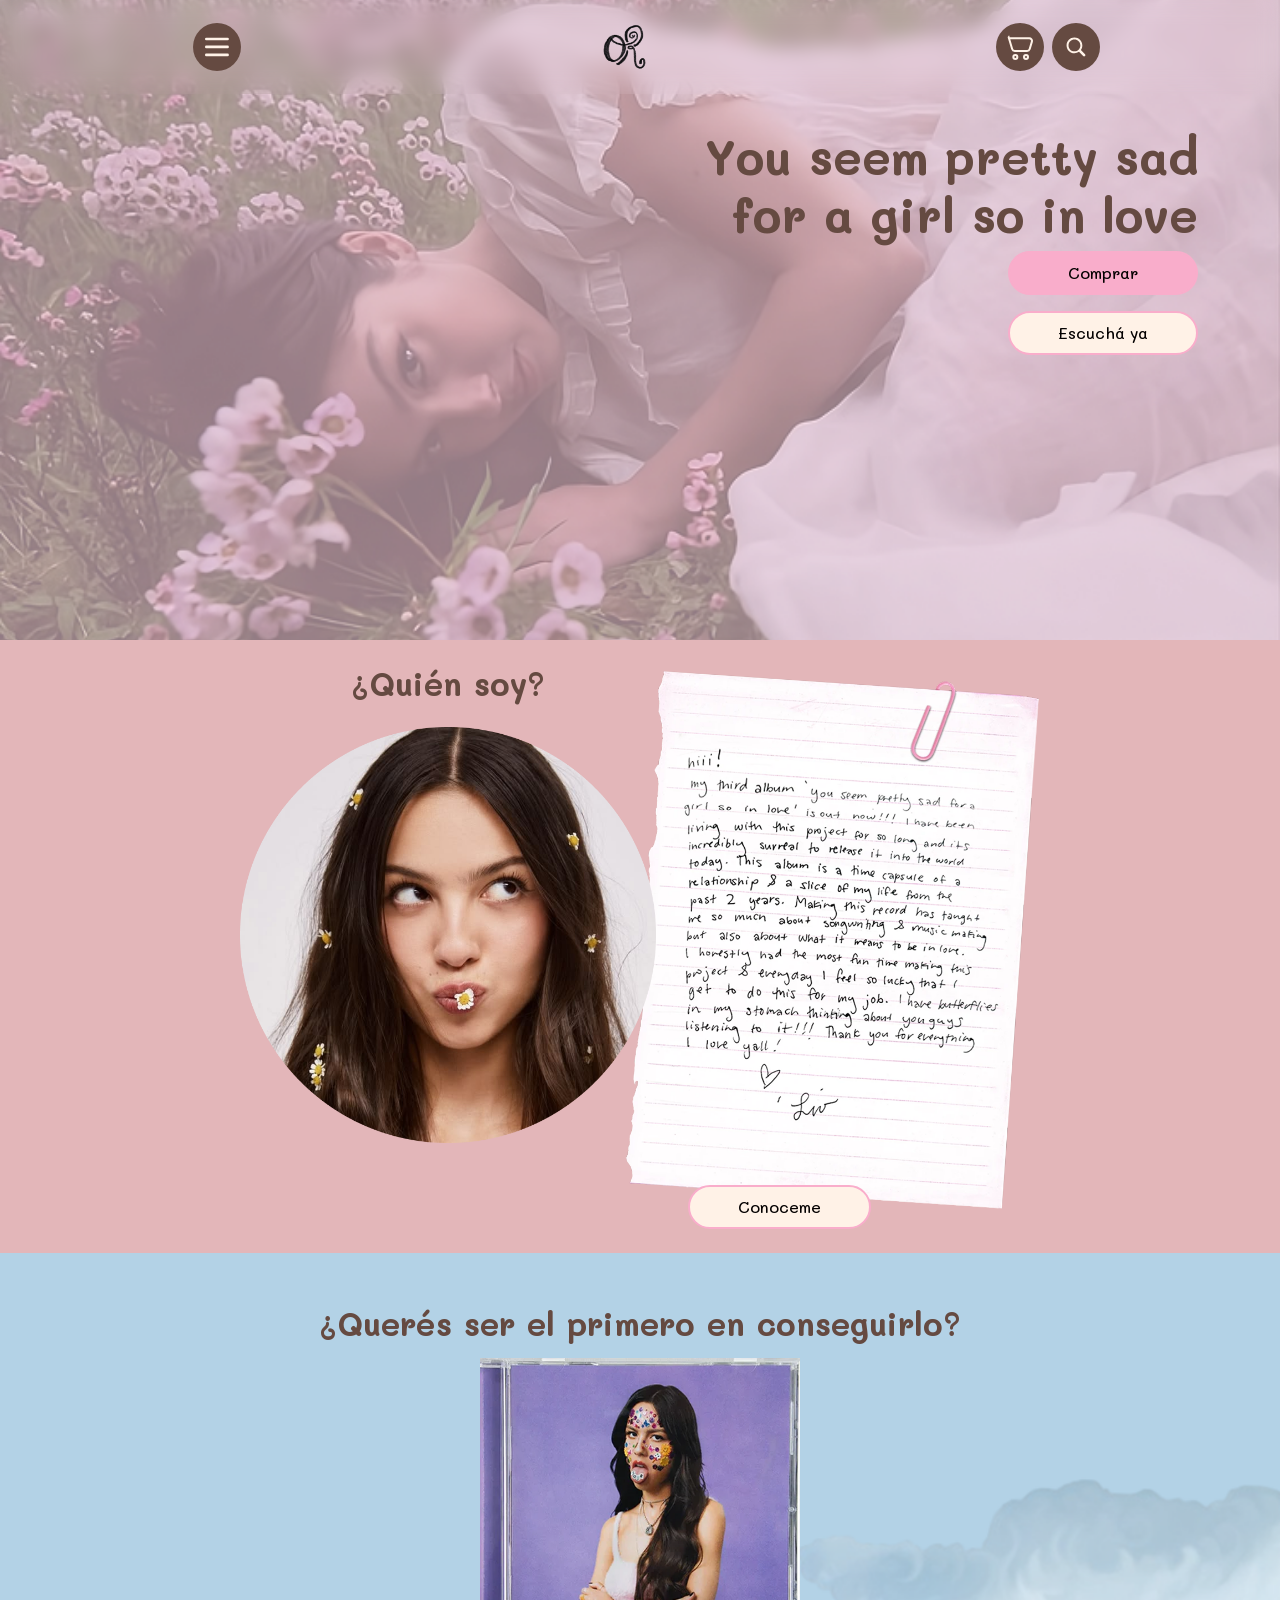
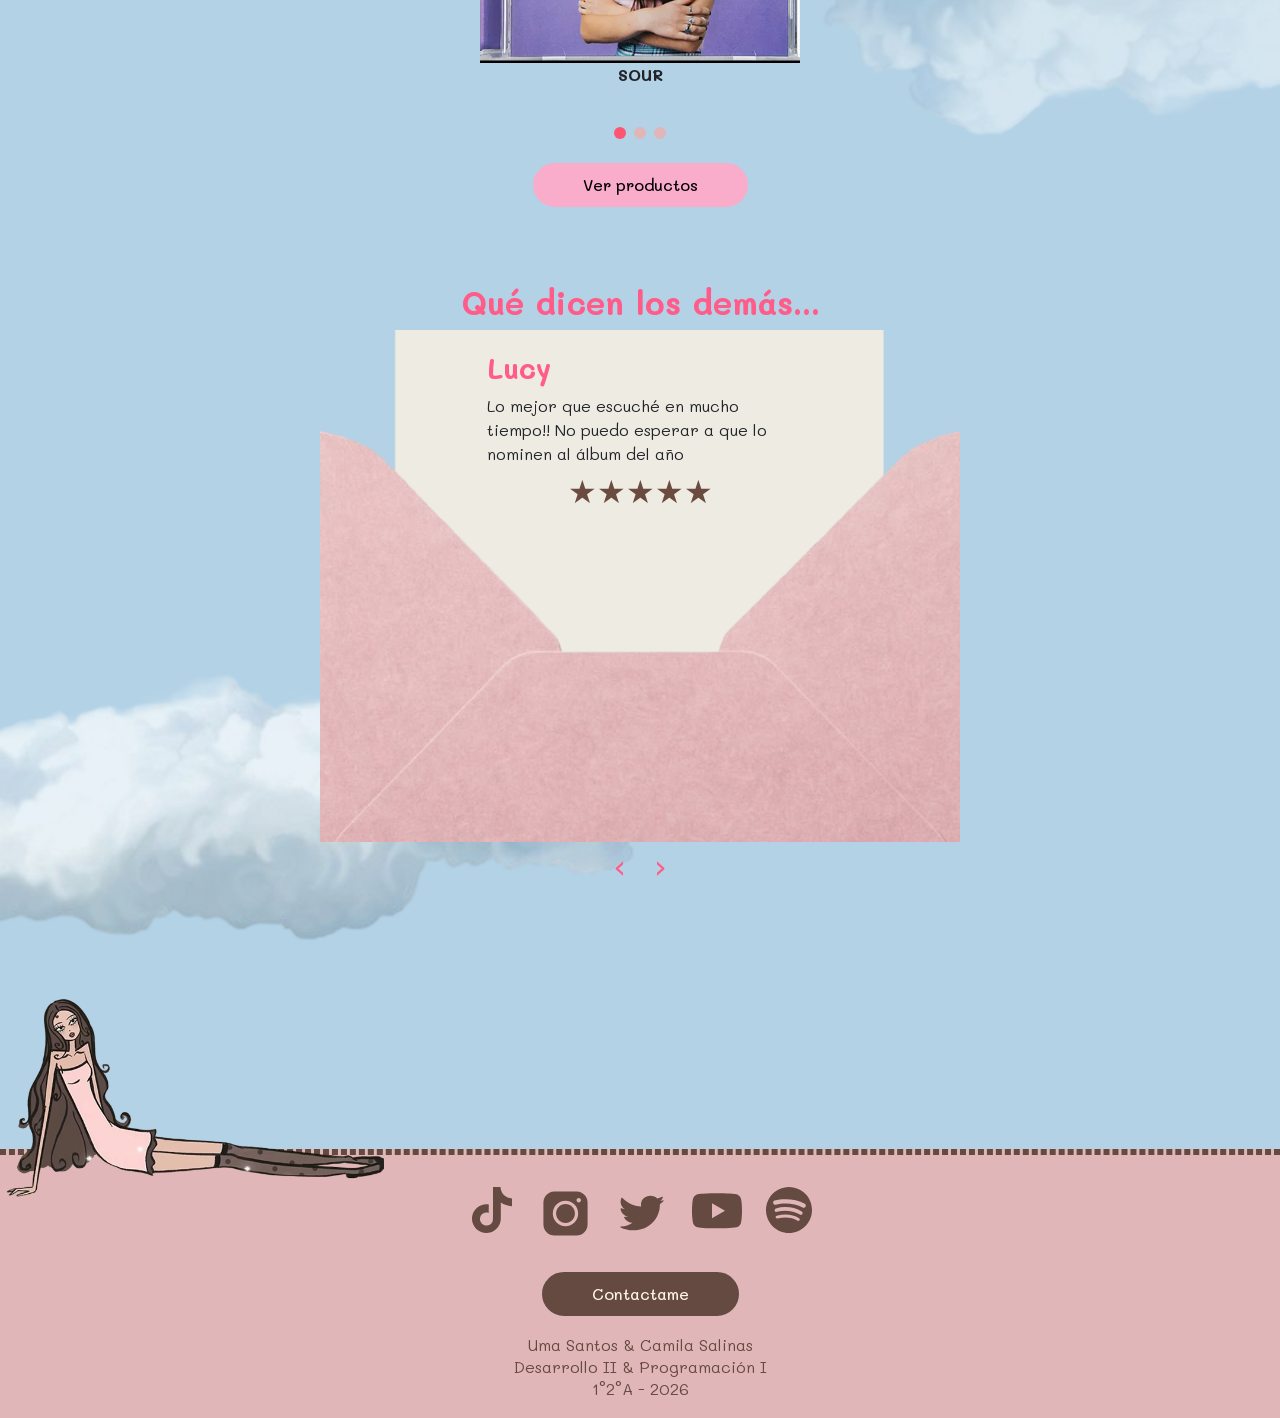
<file: index.html>
<!DOCTYPE html>
<html lang="es">

<head>
    <meta charset="UTF-8">
    <meta name="viewport" content="width=device-width, initial-scale=1.0">
    <title>Home | Olivia Rodrigo</title>
    <!-- Bootstrap & CSS -->
    <link href="https://cdn.jsdelivr.net/npm/bootstrap@5.3.3/dist/css/bootstrap.min.css" rel="stylesheet">
    <link rel="stylesheet" href="css/styles.css">
    <link rel="stylesheet" href="css/index.css">
    <!-- Enlace para el favicon en formato SVG -->
    <link rel="icon" type="image/svg+xml" href="assets/iconos/favicon/favicon-or.svg">
</head>

<body>
    <header>
        <div class="barra-navegacion container justify-content-space-between">
            <nav class="d-flex justify-content-around align-items-center p-3 fixed-top">
                <!-- Menú desplegable -->
                <div class="dropdown">
                    <button class="btn" type="button" data-bs-toggle="dropdown" aria-expanded="false">
                        <!-- Menú ícono -->
                        <svg width="47" height="47" viewBox="0 0 47 47" fill="none" xmlns="http://www.w3.org/2000/svg">
                            <path d="M7.80005 11.7002H39" stroke-width="3.9" stroke-linecap="round"
                                stroke-linejoin="round" stroke="#FFF2E7" />
                            <path d="M7.80005 23.3999H39" stroke-width="3.9" stroke-linecap="round"
                                stroke-linejoin="round" stroke="#FFF2E7" />
                            <path d="M7.80005 35.1001H39" stroke-width="3.9" stroke-linecap="round"
                                stroke-linejoin="round" stroke="#FFF2E7" />
                        </svg>
                    </button>
                    <ul class="dropdown-menu">
                        <li><a class="dropdown-item" href="index.html">Home</a></li>
                        <li><a class="dropdown-item" href="conoce-mas.html">Conocé más</a></li>
                        <li><a class="dropdown-item" href="productos.html">Productos</a></li>
                        <li><a class="dropdown-item" href="tour.html">Tour</a></li>
                        <li><a class="dropdown-item" href="contacto.html">Contacto</a></li>
                    </ul>
                </div>

                <!--Logo-->
                <a href="index.html">
                    <img src="img/Logo-OR-negro.png" alt="Logo">
                </a>

                <div class="iconos-alineados-derecha d-flex justify-content-end gap-2">
                    <!--Cart ícono-->
                    <a href="productos.html">
                        <svg width="54" height="54" viewBox="0 0 54 54" fill="none" xmlns="http://www.w3.org/2000/svg">
                            <path
                                d="M40.5 43.875C40.5 45.739 38.989 47.25 37.125 47.25C35.261 47.25 33.75 45.739 33.75 43.875C33.75 42.011 35.261 40.5 37.125 40.5C38.989 40.5 40.5 42.011 40.5 43.875Z"
                                stroke-width="3.375" stroke-linecap="round" stroke-linejoin="round" stroke="#FFF2E7" />
                            <path
                                d="M22.5 43.875C22.5 45.739 20.9889 47.25 19.125 47.25C17.261 47.25 15.75 45.739 15.75 43.875C15.75 42.011 17.261 40.5 19.125 40.5C20.9889 40.5 22.5 42.011 22.5 43.875Z"
                                stroke-width="3.375" stroke-linecap="round" stroke-linejoin="round" stroke="#FFF2E7" />
                            <path
                                d="M8.3454 12.15H42.5791C45.6789 12.15 47.9177 15.0088 47.0686 17.8826L43.346 30.4826C42.7747 32.4163 40.9422 33.75 38.8565 33.75H18.2512C16.1656 33.75 14.333 32.4163 13.7617 30.4826L8.3454 12.15ZM8.3454 12.15L6.75 6.75"
                                stroke-width="3.375" stroke-linecap="round" stroke-linejoin="round" stroke="#FFF2E7" />
                        </svg>
                    </a>

                    <!--Search ícono-->
                    <a href="#">
                        <svg width="58" height="58" viewBox="0 0 58 58" fill="none" xmlns="http://www.w3.org/2000/svg">
                            <path
                                d="M37.8257 34.4594L45.3269 41.9606C46.2355 42.8692 46.241 44.3819 45.3114 45.3114C44.3753 46.2475 42.8816 46.248 41.9606 45.327L34.4593 37.8257C32.1246 39.4883 29.2685 40.4661 26.1839 40.4661C18.2961 40.4661 11.9018 34.0718 11.9018 26.184C11.9018 18.2962 18.2961 11.9019 26.1839 11.9019C34.0718 11.9019 40.4661 18.2962 40.4661 26.184C40.4661 29.2685 39.4883 32.1247 37.8257 34.4594ZM26.1839 36.8956C32.0998 36.8956 36.8955 32.0999 36.8955 26.184C36.8955 20.2681 32.0998 15.4724 26.1839 15.4724C20.2681 15.4724 15.4723 20.2681 15.4723 26.184C15.4723 32.0999 20.2681 36.8956 26.1839 36.8956Z"
                                fill="#FFF2E7" />
                        </svg>
                    </a>
                </div>
            </nav>
        </div>

        <div class="hero">
            <div class="container">
                <div class="hero-content d-flex flex-column align-items-end text-end pt-5">
                    <h1>You seem pretty sad for a girl so in love</h1>
                    <div class="botones d-flex flex-column gap-3">
                        <a class="btn-light-pink" href="productos.html">Comprar</a>
                        <a class="btn-outline-light"
                            href="https://open.spotify.com/intl-es/album/3WZZF72ihlKPZBS4zSsNHl?si=5l18Ikf6Sba0yKKk935mpA"
                            target="_blank">
                            Escuchá ya</a>
                    </div>
                </div>
            </div>
        </div>
    </header>


    <section class="conoceme py-4">
        <div class="container d-flex flex-column align-items-center">
            <div class="fotos-conoceme">
                <h2 class="titulo-conoceme">¿Quién soy?</h2>
                <div class="d-flex flex-column flex-md-row align-items-md-center">
                    <img class="foto-olivia img-fluid" src="./img/quien-soy-olivia.png" alt="Olivia Rodrigo">
                    <img class="carta-olivia img-fluid" src="./img/carta-olivia.png"
                        alt="Carta de Olivia Rodrigo para sus fanáticos">
                </div>
            </div>
            <div class="boton-conoceme">
                <a class="btn-outline-light" href="conoce-mas.html">Conoceme</a>
            </div>
        </div>
    </section>

    <div class="fondo-celeste">
        <section class="productos">
            <div class="container d-flex flex-column align-items-center">
                <h2 class="titulo-productos text-center">¿Querés ser el primero en conseguirlo?</h2>

                <div id="carouselAlbumes" class="carousel slide" data-bs-ride="carousel" data-bs-interval="2000">

                    <div class="carousel-inner">
                        <article class="carousel-item active">
                            <img class="img-fluid d-block mx-auto" src="img/cd-sour.png" alt="Portada de SOUR">
                            <p class="text-center"><strong>SOUR</strong></p>
                        </article>
                        <article class="carousel-item">
                            <img class="img-fluid d-block mx-auto" src="img/cd-guts.png" alt="Portada de GUTS">
                            <p class="text-center"><strong>GUTS</strong></p>
                        </article>
                        <article class="carousel-item">
                            <img class="img-fluid d-block mx-auto" src="img/cd-yspsfagsil.png"
                                alt="Portada del tercer álbum">
                            <p class="text-center"><strong>You seem pretty sad for a girl so in love</strong></p>
                        </article>
                    </div>

                    <!-- El deslizador -->
                    <div class="carousel-indicators">
                        <button type="button" data-bs-target="#carouselAlbumes" data-bs-slide-to="0" class="active"
                            aria-current="true" aria-label="Slide 1"></button>
                        <button type="button" data-bs-target="#carouselAlbumes" data-bs-slide-to="1"
                            aria-label="Slide 2"></button>
                        <button type="button" data-bs-target="#carouselAlbumes" data-bs-slide-to="2"
                            aria-label="Slide 3"></button>
                    </div>

                </div>

                <a class="btn-light-pink" href="productos.html">Ver productos</a>

            </div>
        </section>



        <section class="resenias">
            <div class="container">
                <h2 class="titulo-opiniones text-center">Qué dicen los demás...</h2>
                <div class="sobre">
                    <div id="carouselOpiniones" class="carousel slide">
                        <div class="carousel-inner">
                            <article class="carousel-item active">
                                <h3>Lucy</h3>
                                <p> Lo mejor que escuché en mucho tiempo!!
                                    No puedo esperar a que lo nominen al álbum del año</p>
                                <p class="estrellas">★★★★★</p>
                            </article>

                            <article class="carousel-item">
                                <h3>Kay</h3>
                                <p> El álbum de Olivia te lleva a un viaje por el amor idealizado a un desamor
                                    destinado a pasar, se esconde también la realización de las inseguridades
                                    propias y como se externalizan en las relaciones.</p>
                                <p class="estrellas">★★★★☆</p>
                            </article>

                            <article class="carousel-item">
                                <h3>Cami</h3>
                                <p> El álbum tiene desde un sonido que parece onírico hasta un rock
                                    inspirado en la banda "The Cure".
                                    Pienso que Olivia pudo mezclar estos géneros y contar una historia
                                    interesante y que se sienta cercana</p>
                                <p class="estrellas">★★★★☆</p>
                            </article>
                        </div>
                    </div>
                </div>

            </div>
            <div class="flechas d-flex justify-content-center gap-3">
                <button type="button" data-bs-target="#carouselOpiniones" data-bs-slide="prev">‹</button>
                <button type="button" data-bs-target="#carouselOpiniones" data-bs-slide="next">›</button>
            </div>

        </section>

        <img src="img/olivia-mini.png" alt="dibujo caricaturesco decorativo Olivia Rodrigo" class="olivia-mini img-fluid"
            aria-hidden="true">
    </div>

    <footer>
        <div class="linea-separadora"></div>
        <div class="container d-flex flex-column align-items-center">
            <div class="redes-sociales justify-content-center d-flex gap-4">
                <!-- Redes sociales -->
                <!-- Tiktok -->
                <a href="https://www.tiktok.com/@livbedumb?lang=es" target="_blank">
                    <svg width="46" height="46" viewBox="0 0 46 46" fill="none" xmlns="http://www.w3.org/2000/svg">
                        <g clip-path="url(#clip0_52_486)">
                            <mask id="mask0_52_486" style="mask-type:luminance" maskUnits="userSpaceOnUse" x="0" y="0"
                                width="46" height="46">
                                <path d="M46 0H0V46H46V0Z" fill="white" />
                            </mask>
                            <g mask="url(#mask0_52_486)">
                                <path
                                    d="M24.0158 0.0383333C26.5267 0 29.0183 0.0191667 31.51 0C31.6633 2.9325 32.7175 5.9225 34.8642 7.9925C37.0108 10.12 40.0392 11.0975 42.9908 11.4233V19.1475C40.2308 19.0517 37.4517 18.4767 34.9408 17.2883C33.8483 16.79 32.8325 16.1575 31.8358 15.5058C31.8167 21.1025 31.855 26.6992 31.7975 32.2767C31.6442 34.96 30.7625 37.6242 29.21 39.8283C26.6992 43.5083 22.3483 45.9042 17.8825 45.9808C15.1417 46.1342 12.4008 45.3867 10.0625 44.0067C6.19084 41.7258 3.46917 37.5475 3.06667 33.0625C3.02834 32.1042 3.00917 31.1458 3.04751 30.2067C3.39251 26.565 5.19417 23.0767 7.9925 20.7C11.1742 17.94 15.6208 16.6175 19.78 17.4033C19.8183 20.24 19.7033 23.0767 19.7033 25.9133C17.8058 25.3 15.5825 25.4725 13.915 26.6225C12.7075 27.4083 11.7875 28.6158 11.3083 29.9767C10.9058 30.9542 11.0208 32.0275 11.04 33.0625C11.5 36.2058 14.5283 38.8508 17.7483 38.5633C19.895 38.5442 21.9458 37.2983 23.0575 35.4775C23.4217 34.845 23.8242 34.1933 23.8433 33.4458C24.035 30.015 23.9583 26.6033 23.9775 23.1725C23.9967 15.4483 23.9583 7.74331 24.0158 0.0383333Z"
                                    fill="#654A41" />
                            </g>
                        </g>
                        <defs>
                            <clipPath id="clip0_52_486">
                                <rect width="46" height="46" fill="white" />
                            </clipPath>
                        </defs>
                    </svg>
                </a>

                <!-- Instagram -->
                <a href="https://www.instagram.com/oliviarodrigo/" target="_blank">
                    <svg width="53" height="53" viewBox="0 0 53 53" fill="none" xmlns="http://www.w3.org/2000/svg">
                        <path
                            d="M26.5 17.1143C21.3166 17.1143 17.1146 21.3163 17.1146 26.4997C17.1146 31.6831 21.3166 35.8851 26.5 35.8851C31.6834 35.8851 35.8854 31.6831 35.8854 26.4997C35.8854 21.3163 31.6834 17.1143 26.5 17.1143Z"
                            fill="#654A41" />
                        <path
                            d="M4.41669 15.4587C4.41669 9.36052 9.36022 4.41699 15.4584 4.41699H37.5417C43.6398 4.41699 48.5834 9.36052 48.5834 15.4587V37.542C48.5834 43.6401 43.6398 48.5837 37.5417 48.5837H15.4584C9.36022 48.5837 4.41669 43.6401 4.41669 37.542V15.4587ZM13.8021 26.5003C13.8021 33.5131 19.4871 39.1982 26.5 39.1982C33.5128 39.1982 39.1979 33.5131 39.1979 26.5003C39.1979 19.4875 33.5128 13.8024 26.5 13.8024C19.4871 13.8024 13.8021 19.4875 13.8021 26.5003ZM39.75 15.4587C40.9697 15.4587 41.9584 14.4699 41.9584 13.2503C41.9584 12.0307 40.9697 11.042 39.75 11.042C38.5304 11.042 37.5417 12.0307 37.5417 13.2503C37.5417 14.4699 38.5304 15.4587 39.75 15.4587Z"
                            fill="#654A41" />
                    </svg>
                </a>

                <!-- Twitter -->
                <a href="https://x.com/oliviarodrigo" target="_blank">
                    <svg width="52" height="52" viewBox="0 0 52 52" fill="none" xmlns="http://www.w3.org/2000/svg">
                        <path
                            d="M47.5648 13.9754C47.8545 13.6378 47.4768 13.1966 47.0483 13.3546C46.0919 13.7074 45.2179 13.94 43.9252 14.0837C45.5151 13.1984 46.2546 11.933 46.8561 10.3832C47.001 10.0094 46.5636 9.67016 46.1868 9.84874C44.6565 10.5743 43.0053 11.1127 41.2689 11.4307C39.5527 9.72983 37.1063 8.66699 34.4001 8.66699C29.2036 8.66699 24.9897 12.586 24.9897 17.4185C24.9897 18.1046 25.0737 18.7728 25.2323 19.4127C17.7624 19.0647 11.1016 15.8692 6.47393 10.9693C6.15676 10.6335 5.58122 10.6781 5.38373 11.0877C4.85689 12.1804 4.56317 13.3927 4.56317 14.669C4.56317 17.7047 6.22397 20.3831 8.74861 21.9526C7.61663 21.9185 6.53408 21.698 5.53646 21.3237C5.05074 21.1414 4.49395 21.4617 4.55921 21.9515C5.06021 25.7126 8.10528 28.8155 12.0358 29.5487C11.2465 29.7495 10.4151 29.8561 9.55511 29.8561C9.34659 29.8561 9.13987 29.8496 8.93503 29.8371C8.41379 29.8048 7.99017 30.271 8.21364 30.7172C9.68808 33.6599 12.8718 35.7144 16.5767 35.7783C13.3564 38.1261 9.29901 39.5249 4.88997 39.5249C4.34633 39.5249 4.11311 40.2238 4.59541 40.4609C8.32041 42.2919 12.5624 43.3337 17.0698 43.3337C34.3791 43.3337 43.8431 29.9985 43.8431 18.4334C43.8431 18.0548 43.8336 17.6762 43.8165 17.3012C45.2213 16.3574 46.4843 15.235 47.5648 13.9754Z"
                            fill="#654A41" />
                    </svg>
                </a>

                <!-- Youtube -->
                <a href="https://www.youtube.com/channel/UCy3zgWom-5AGypGX_FVTKpg" target="_blank">
                    <svg width="50" height="50" viewBox="0 0 50 50" fill="none" xmlns="http://www.w3.org/2000/svg">
                        <g clip-path="url(#clip0_52_489)">
                            <path
                                d="M25.1599 6.24609C25.1776 6.24613 25.1968 6.24618 25.2174 6.24623L25.4386 6.24692C28.0067 6.25635 41.0227 6.3507 44.532 7.29416C46.6834 7.87118 48.3774 9.57166 48.9524 11.7302C49.2689 12.9161 49.4896 14.4924 49.6433 16.1135L49.6732 16.4382C49.6974 16.7091 49.7197 16.9807 49.7404 17.2512L49.7644 17.5753C49.9698 20.4318 49.9938 23.105 49.9966 23.6898L49.9969 23.7687C49.9969 23.7752 49.9969 23.7857 49.9969 23.7857V23.83C49.9969 23.83 49.9969 23.8406 49.9969 23.8471L49.9966 23.926C49.9937 24.5329 49.968 27.3888 49.7404 30.3648L49.7148 30.6898L49.6875 31.0152C49.5327 32.8044 49.3006 34.5812 48.9524 35.8856C48.3774 38.0441 46.6834 39.745 44.532 40.3216C40.9057 41.2969 27.1284 41.3652 25.2174 41.37L25.0702 41.3703C25.0581 41.3703 25.0475 41.3703 25.0384 41.3703L24.9784 41.3703C24.9784 41.3703 24.9646 41.3703 24.9554 41.3703L24.7764 41.37C23.8107 41.3676 19.8143 41.3489 15.6291 41.2052L15.094 41.1862C15.0047 41.1829 14.9154 41.1795 14.8261 41.1761L14.2904 41.155L13.7559 41.1323C10.2887 40.9801 6.98288 40.7306 5.46216 40.3216C3.31084 39.745 1.61679 38.0441 1.04181 35.8856C0.693478 34.5812 0.461257 32.8044 0.306442 31.0152L0.279139 30.6898L0.253489 30.3648C0.034073 27.497 0.00222224 24.7408 -0.00240126 24.001L-0.00295375 23.8951C-0.00299252 23.8856 -0.00302483 23.8768 -0.00305176 23.8688V23.747C-0.00302483 23.739 -0.00299252 23.7302 -0.00295375 23.7207L-0.00240126 23.6148C0.00178606 22.9448 0.0283057 20.621 0.196264 18.0582L0.218004 17.7367C0.221753 17.683 0.225565 17.6292 0.229442 17.5753L0.253489 17.2512C0.274189 16.9807 0.296558 16.7091 0.320731 16.4382L0.350613 16.1135C0.504438 14.4924 0.725145 12.9161 1.04181 11.7302C1.61679 9.57166 3.31084 7.87118 5.46216 7.29416C6.98288 6.88533 10.2887 6.63594 13.7559 6.48381L14.2904 6.46116L14.8261 6.44C14.9154 6.4366 15.0047 6.43325 15.094 6.42996L15.6291 6.41094C19.5471 6.27644 23.2997 6.25153 24.5552 6.24692L24.7764 6.24623C24.797 6.24618 24.8162 6.24613 24.8339 6.24609H25.1599ZM19.997 16.2811V31.3347L32.9869 23.8083L19.997 16.2811Z"
                                fill="#654A41" />
                        </g>
                        <defs>
                            <clipPath id="clip0_52_489">
                                <rect width="50" height="50" fill="white" />
                            </clipPath>
                        </defs>
                    </svg>
                </a>

                <!-- Spotify -->
                <a href="https://open.spotify.com/intl-es/artist/1McMsnEElThX1knmY4oliG?si=BlP443k-RyWpfcjzdAmcjw"
                    target="_blank">
                    <svg width="46" height="46" viewBox="0 0 46 46" fill="none" xmlns="http://www.w3.org/2000/svg">
                        <g clip-path="url(#clip0_52_490)">
                            <path
                                d="M22.9999 0C10.2977 0 0 10.2974 0 22.9996C0 35.7023 10.2977 45.9989 22.9999 45.9989C35.7034 45.9989 46 35.7023 46 22.9996C46 10.2982 35.7037 0 22.9999 0ZM33.5475 33.172C33.1355 33.8476 32.2511 34.0619 31.5755 33.6471C26.1753 30.3486 19.3773 29.6016 11.3713 31.4307C10.5998 31.6065 9.83076 31.1231 9.65498 30.3514C9.47838 29.5796 9.95984 28.8106 10.7333 28.6348C19.4945 26.6332 27.0097 27.495 33.0723 31.2C33.7479 31.6148 33.9622 32.4964 33.5475 33.172ZM36.3626 26.9095C35.8435 27.7532 34.7394 28.0196 33.8963 27.5005C27.7139 23.7005 18.2899 22.6 10.9774 24.8197C10.0291 25.1061 9.02741 24.5717 8.73958 23.625C8.45395 22.6766 8.98869 21.6769 9.9354 21.3885C18.2883 18.854 28.6724 20.0817 35.7721 24.4445C36.6153 24.9636 36.8817 26.0674 36.3626 26.9095ZM36.6043 20.3882C29.1915 15.9853 16.9614 15.5805 9.88404 17.7285C8.74755 18.0732 7.54568 17.4316 7.20127 16.2952C6.85687 15.1581 7.4979 13.9571 8.63521 13.6116C16.7596 11.1452 30.2654 11.6217 38.7998 16.6882C39.8243 17.2949 40.1593 18.6151 39.5524 19.636C38.9481 20.6582 37.6232 20.9952 36.6043 20.3882Z"
                                fill="#654A41" />
                        </g>
                        <defs>
                            <clipPath id="clip0_52_490">
                                <rect width="46" height="46" fill="white" />
                            </clipPath>
                        </defs>
                    </svg>
                </a>

            </div>
            <div class="btn-contactame">
                <a class="btn-dark" href="contacto.html">Contactame</a>
            </div>
            <div class="informacion-footer text-center">
                <p>Uma Santos & Camila Salinas</p>
                <p>Desarrollo II & Programación I</p>
                <p>1°2°A - 2026</p>
            </div>
        </div>
    </footer>

    <!-- Bootstrap & JS -->
    <script src="https://cdn.jsdelivr.net/npm/bootstrap@5.3.3/dist/js/bootstrap.bundle.min.js"></script>
</body>

</html>
</file>
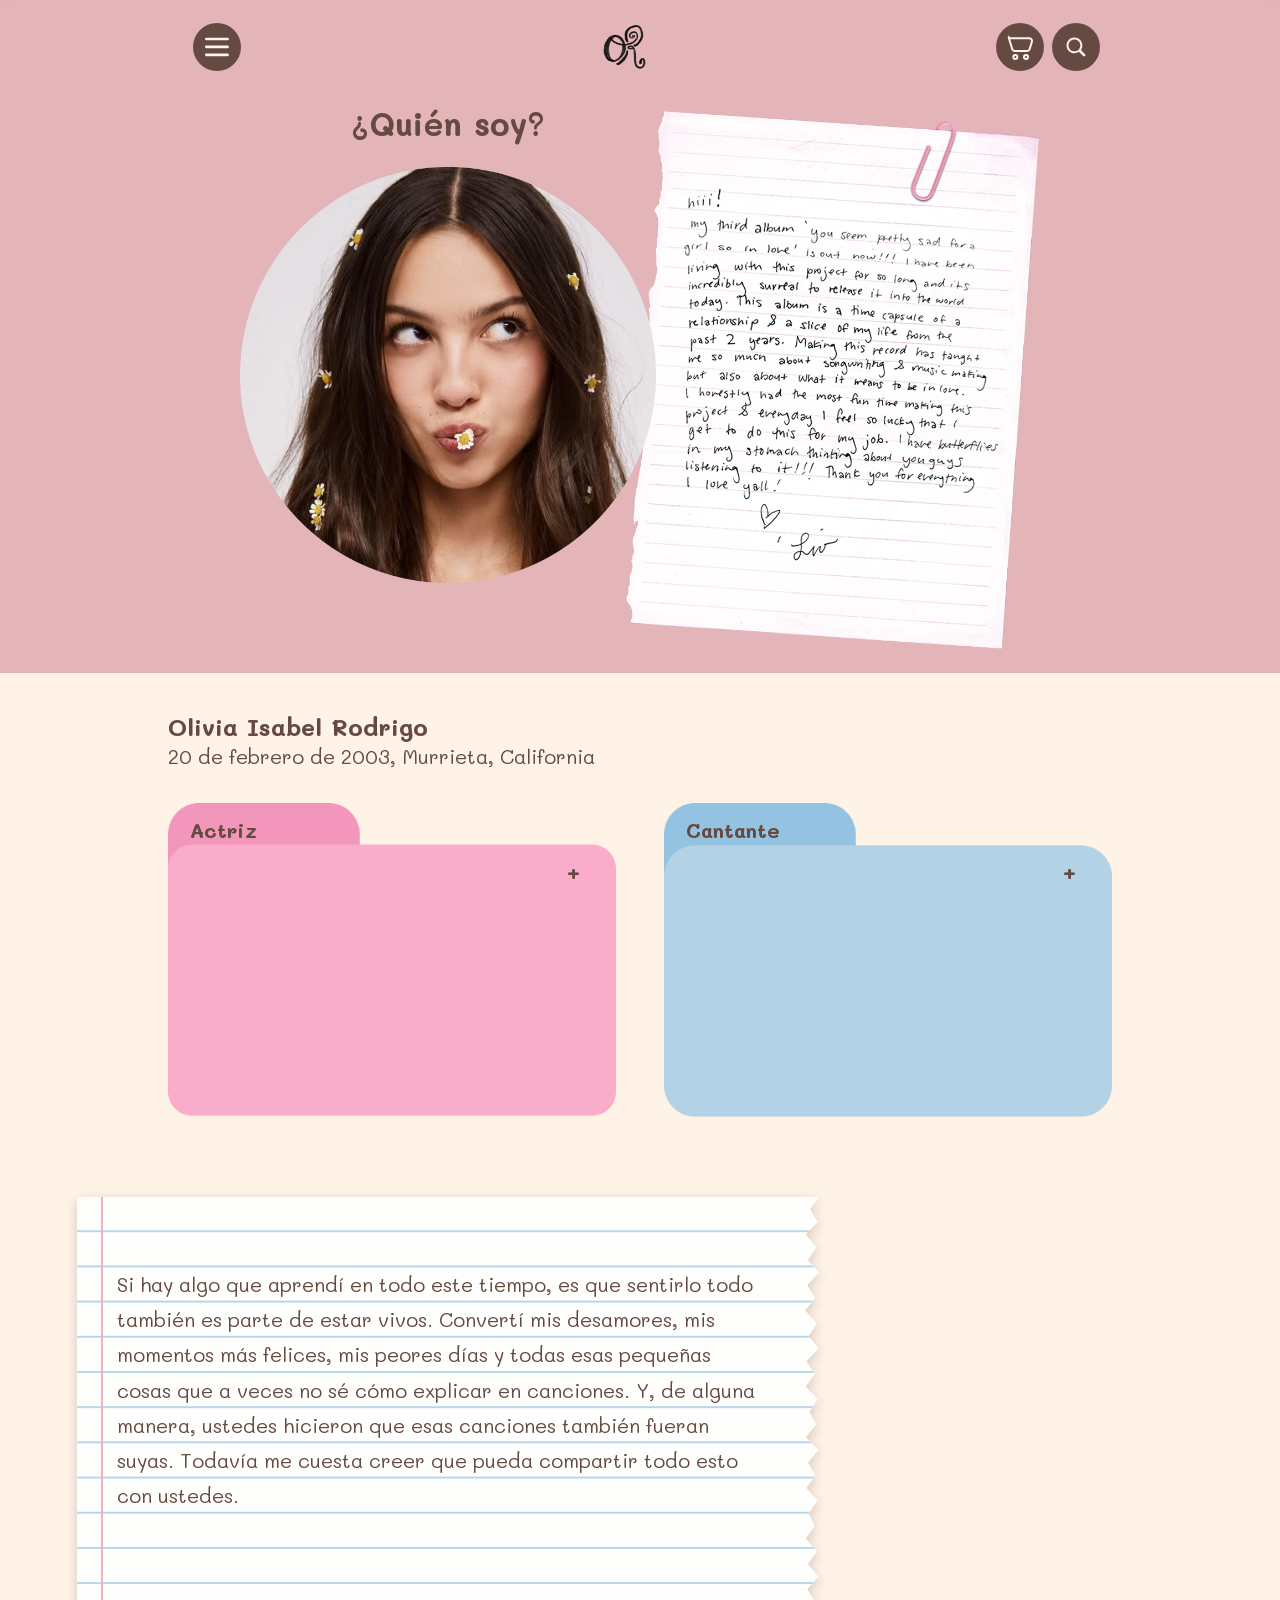
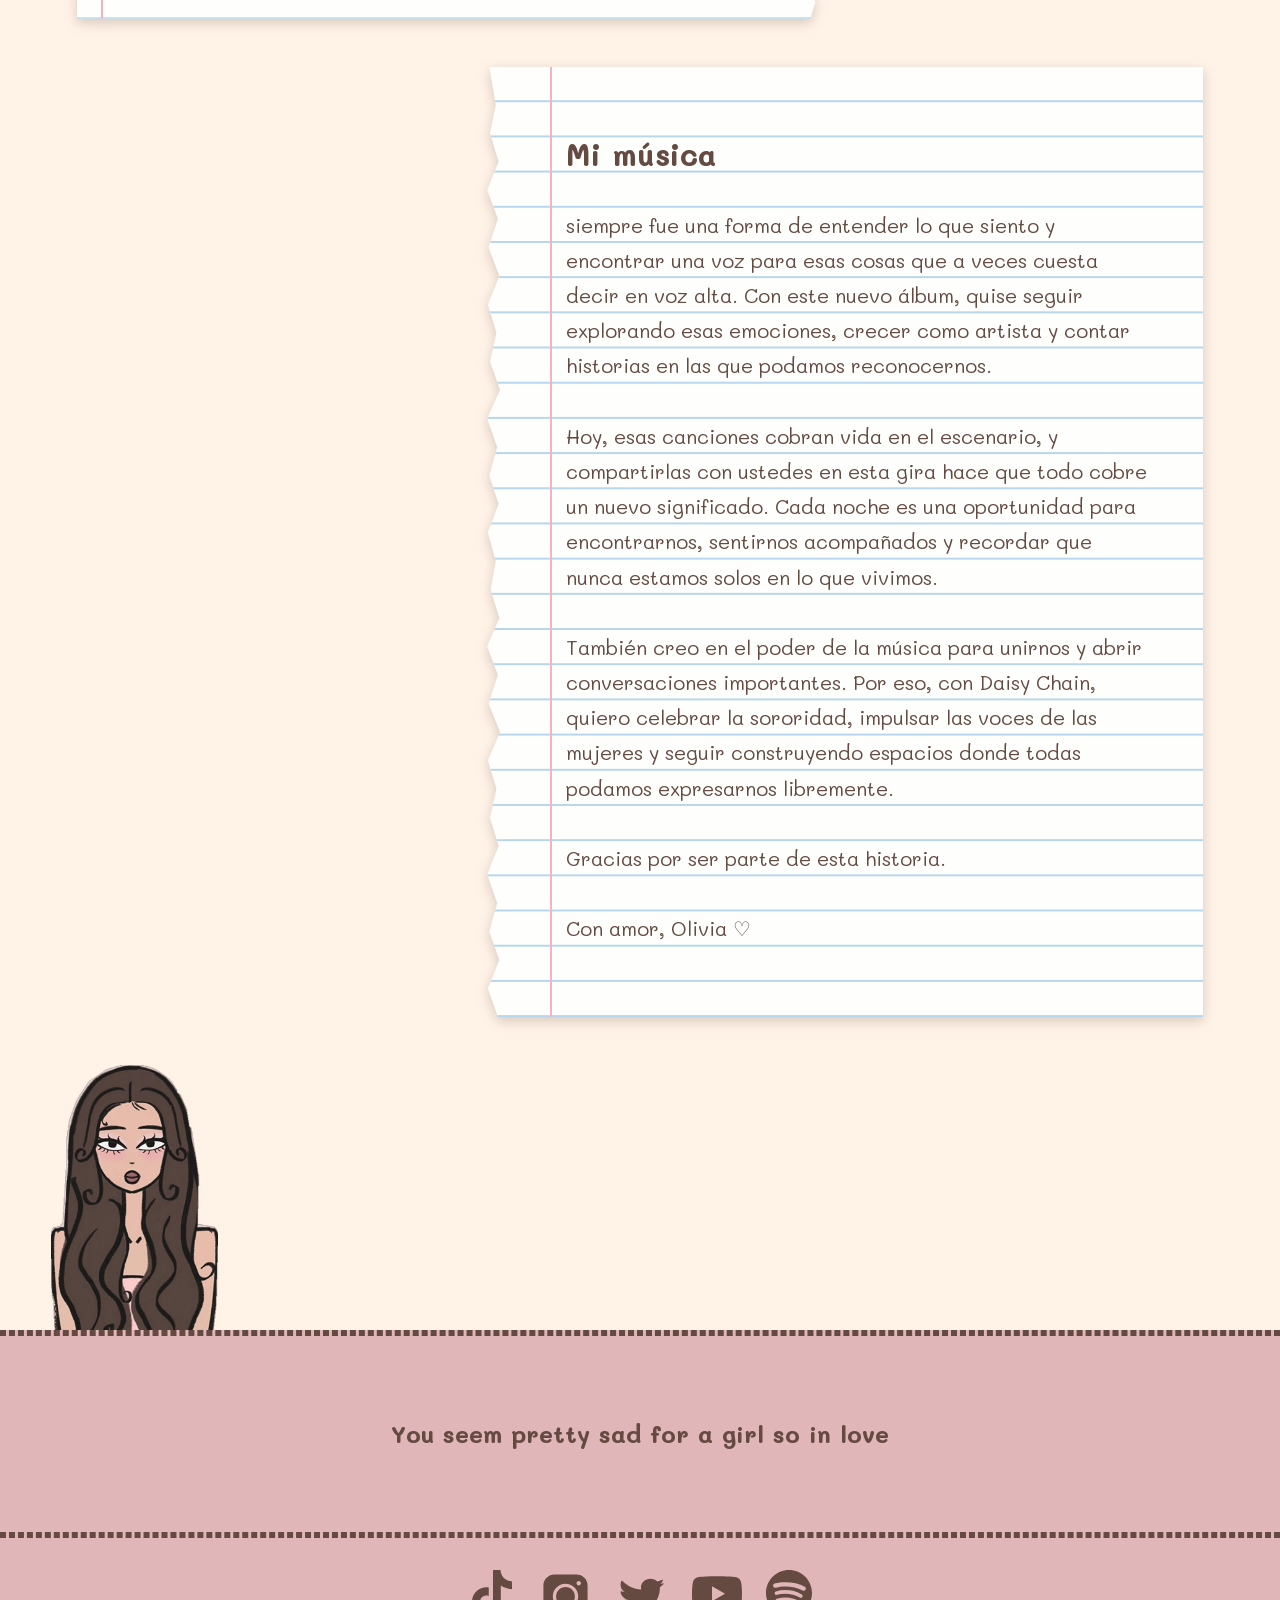
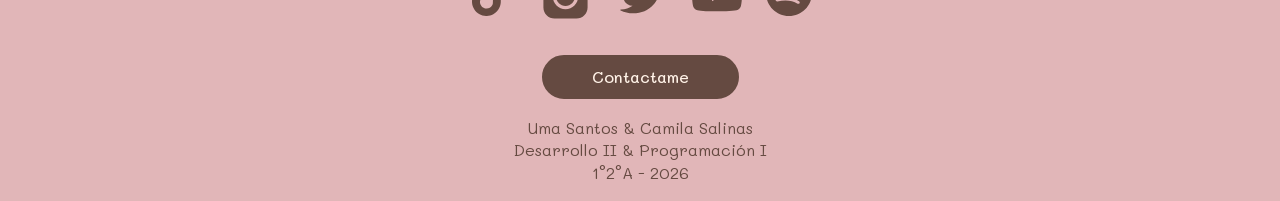
<file: conoce-mas.html>
<!DOCTYPE html>
<html lang="es">

<head>
    <meta charset="UTF-8">
    <meta name="viewport" content="width=device-width, initial-scale=1.0">
    <title>Conoce más | Olivia Rodrigo</title>
    <!-- Bootstrap & CSS -->
    <link href="https://cdn.jsdelivr.net/npm/bootstrap@5.3.3/dist/css/bootstrap.min.css" rel="stylesheet">
    <link rel="stylesheet" href="css/styles.css">
    <link rel="stylesheet" href="css/conoce-mas.css">
    <!-- Enlace para el favicon en formato SVG -->
    <link rel="icon" type="image/svg+xml" href="assets/iconos/favicon/favicon-or.svg">
</head>

<body>
    <!--  BARRA DE NAVEGACIÓN  -->
    <header>
        <div class="hero">
            <div class="barra-navegacion container justify-content-space-between">
                <nav class="d-flex justify-content-around align-items-center p-3 fixed-top">
                    <!-- Menú desplegable -->
                    <div class="dropdown">
                        <button class="btn" type="button" data-bs-toggle="dropdown" aria-expanded="false">
                            <!-- Menú ícono -->
                            <svg width="47" height="47" viewBox="0 0 47 47" fill="none"
                                xmlns="http://www.w3.org/2000/svg">
                                <path d="M7.80005 11.7002H39" stroke-width="3.9" stroke-linecap="round"
                                    stroke-linejoin="round" stroke="#FFF2E7" />
                                <path d="M7.80005 23.3999H39" stroke-width="3.9" stroke-linecap="round"
                                    stroke-linejoin="round" stroke="#FFF2E7" />
                                <path d="M7.80005 35.1001H39" stroke-width="3.9" stroke-linecap="round"
                                    stroke-linejoin="round" stroke="#FFF2E7" />
                            </svg>
                        </button>
                        <ul class="dropdown-menu">
                            <li><a class="dropdown-item" href="index.html">Home</a></li>
                            <li><a class="dropdown-item" href="conoce-mas.html">Conocé más</a></li>
                            <li><a class="dropdown-item" href="productos.html">Productos</a></li>
                            <li><a class="dropdown-item" href="tour.html">Tour</a></li>
                            <li><a class="dropdown-item" href="contacto.html">Contacto</a></li>
                        </ul>
                    </div>

                    <!--Logo-->
                    <a href="index.html">
                        <img src="img/Logo-OR-negro.png" alt="Logo">
                    </a>

                    <div class="iconos-alineados-derecha d-flex justify-content-end gap-2">
                        <!--Cart ícono-->
                        <a href="productos.html">
                            <svg width="54" height="54" viewBox="0 0 54 54" fill="none"
                                xmlns="http://www.w3.org/2000/svg">
                                <path
                                    d="M40.5 43.875C40.5 45.739 38.989 47.25 37.125 47.25C35.261 47.25 33.75 45.739 33.75 43.875C33.75 42.011 35.261 40.5 37.125 40.5C38.989 40.5 40.5 42.011 40.5 43.875Z"
                                    stroke-width="3.375" stroke-linecap="round" stroke-linejoin="round"
                                    stroke="#FFF2E7" />
                                <path
                                    d="M22.5 43.875C22.5 45.739 20.9889 47.25 19.125 47.25C17.261 47.25 15.75 45.739 15.75 43.875C15.75 42.011 17.261 40.5 19.125 40.5C20.9889 40.5 22.5 42.011 22.5 43.875Z"
                                    stroke-width="3.375" stroke-linecap="round" stroke-linejoin="round"
                                    stroke="#FFF2E7" />
                                <path
                                    d="M8.3454 12.15H42.5791C45.6789 12.15 47.9177 15.0088 47.0686 17.8826L43.346 30.4826C42.7747 32.4163 40.9422 33.75 38.8565 33.75H18.2512C16.1656 33.75 14.333 32.4163 13.7617 30.4826L8.3454 12.15ZM8.3454 12.15L6.75 6.75"
                                    stroke-width="3.375" stroke-linecap="round" stroke-linejoin="round"
                                    stroke="#FFF2E7" />
                            </svg>
                        </a>

                        <!--Search ícono-->
                        <a href="#">
                            <svg width="58" height="58" viewBox="0 0 58 58" fill="none"
                                xmlns="http://www.w3.org/2000/svg">
                                <path
                                    d="M37.8257 34.4594L45.3269 41.9606C46.2355 42.8692 46.241 44.3819 45.3114 45.3114C44.3753 46.2475 42.8816 46.248 41.9606 45.327L34.4593 37.8257C32.1246 39.4883 29.2685 40.4661 26.1839 40.4661C18.2961 40.4661 11.9018 34.0718 11.9018 26.184C11.9018 18.2962 18.2961 11.9019 26.1839 11.9019C34.0718 11.9019 40.4661 18.2962 40.4661 26.184C40.4661 29.2685 39.4883 32.1247 37.8257 34.4594ZM26.1839 36.8956C32.0998 36.8956 36.8955 32.0999 36.8955 26.184C36.8955 20.2681 32.0998 15.4724 26.1839 15.4724C20.2681 15.4724 15.4723 20.2681 15.4723 26.184C15.4723 32.0999 20.2681 36.8956 26.1839 36.8956Z"
                                    fill="#FFF2E7" />
                            </svg>
                        </a>
                    </div>
                </nav>
            </div>

    </header>
    <main>
        <!--  ¿QUIÉN SOY?  -->
        <section class="quien-soy py-4">
            <div class="container d-flex flex-column align-items-center">
                <div class="fotos-conoceme">
                    <h1 class="titulo-conoceme fs-2">¿Quién soy?</h1>
                    <div class="d-flex flex-column flex-md-row align-items-md-center">
                        <img class="foto-olivia img-fluid" src="./img/quien-soy-olivia.png" alt="Olivia Rodrigo">
                        <img class="carta-olivia img-fluid" src="./img/carta-olivia.png"
                            alt="Carta de Olivia Rodrigo para sus fanáticos">
                    </div>
                </div>
            </div>
        </section>

        <!--  DATOS  -->
        <section class="datos">
            <div class="contenedor-datos">
                <h2>Olivia Isabel Rodrigo</h2>
                <p>20 de febrero de 2003, Murrieta, California</p>

                <div class="carpetas">
                    <!-- Carpeta rosa: Actriz -->
                    <div class="carpeta carpeta-rosa">
                        <div class="carpeta__tapa">
                            <img class="carpeta__img carpeta__img--cerrada" src="./img/carpeta-rosa.png"
                                alt="carpeta de decoración: actriz, cerrada.">
                            <img class="carpeta__img carpeta__img--abierta" src="./img/carpeta-rosa-abierta.png"
                                alt="carpeta de decoración: actriz, abierta.">
                            <button class="carpeta__titulo" type="button" data-bs-toggle="collapse"
                                data-bs-target="#info-actriz" aria-expanded="false"
                                aria-controls="info-actriz">Actriz</button>
                        </div>
                        <div class="collapse carpeta__info" id="info-actriz">
                            <div class="carpeta__texto">
                                <p>Empecé a actuar de muy chica. Mi primer gran papel fue Paige Olvera, un coprotagónico
                                    en la serie Bizaardvark de Disney Channel (2016-2019), donde pasé tres años haciendo
                                    comedia y sketches musicales. En 2019, interpreté a Nini Salazar-Roberts en High
                                    School Musical: El Musical: La Serie, un proyecto en el que estuve hasta 2022 y que
                                    amé profundamente. Sin saberlo en ese momento, se convertiría en el gran pie y
                                    trampolín definitivo para mi carrera musical al permitirme escribir y lanzar mis
                                    primeras canciones originales antes de mi debut oficial.</p>
                            </div>
                        </div>
                    </div>

                    <!-- Carpeta celeste: Cantante -->
                    <div class="carpeta carpeta-celeste">
                        <div class="carpeta__tapa">
                            <img class="carpeta__img carpeta__img--cerrada" src="./img/carpeta-celeste.png"
                                alt="carpeta de decoración: cantante, cerrada.">
                            <img class="carpeta__img carpeta__img--abierta" src="./img/carpeta-celeste-abierta.png"
                                alt="carpeta de decoración: cantante, cerrada.">
                            <button class="carpeta__titulo" type="button" data-bs-toggle="collapse"
                                data-bs-target="#info-cantante" aria-expanded="false"
                                aria-controls="info-cantante">Cantante</button>
                        </div>
                        <div class="collapse carpeta__info" id="info-cantante">
                            <div class="carpeta__texto">
                                <p>La primera canción que compuse fue "All I Want", en 2019, para la serie de High
                                    School Musical, la cual fue muy bien recibida por el público. Eso me motivó a sacar
                                    mi primer sencillo "Drivers License", seguido de mi primer álbum, SOUR, en 2021, con
                                    el que mi carrera despegó. Luego lancé GUTS, que me llevó de los escenarios íntimos
                                    y pequeños de SOUR a llenar arenas jamás imaginadas por mí. Cumplí el sueño de
                                    llevar mi música a los escenarios principales de Lollapalooza en varios continentes,
                                    y fundé Daisy Chain Fields, un festival increíble hecho por y para mujeres artistas
                                    con el que logramos recaudar fondos para apoyar los derechos de las niñas y mujeres
                                    en todo el mundo. Y ahora me emociona presentar mi tercer álbum, "You seem pretty
                                    sad for a girl so in love". Gracias por crecer conmigo a través de cada canción.
                                    Espero que este álbum los acompañe tanto como me acompañó a mí al escribirlo, y
                                    podamos cantarlo juntos en mi nuevo tour "Unraveled Tour".</p>
                            </div>
                        </div>
                    </div>
                </div>
            </div>
        </section>

        <!--  NOTAS  -->
        <section class="notas">
            <article class="nota nota-1">
                <div class="nota__texto">
                    <p>Si hay algo que aprendí en todo este tiempo, es que sentirlo todo también es parte de estar
                        vivos. Convertí mis desamores, mis momentos más felices, mis peores días y todas esas pequeñas
                        cosas que a veces no sé cómo explicar en canciones. Y, de alguna manera, ustedes hicieron que
                        esas canciones también fueran suyas. Todavía me cuesta creer que pueda compartir todo esto con
                        ustedes.</p>
                </div>
            </article>

            <article class="nota nota-2">
                <div class="nota__texto">
                    <h2>Mi música</h2>
                    <p>siempre fue una forma de entender lo que siento y encontrar una voz para esas cosas que a veces
                        cuesta decir en voz alta. Con este nuevo álbum, quise seguir explorando esas emociones, crecer
                        como artista y contar historias en las que podamos reconocernos.</p>
                    <p>Hoy, esas canciones cobran vida en el escenario, y compartirlas con ustedes en esta gira hace que
                        todo cobre un nuevo significado. Cada noche es una oportunidad para encontrarnos, sentirnos
                        acompañados y recordar que nunca estamos solos en lo que vivimos.</p>
                    <p>También creo en el poder de la música para unirnos y abrir conversaciones importantes. Por eso,
                        con Daisy Chain, quiero celebrar la sororidad, impulsar las voces de las mujeres y seguir
                        construyendo espacios donde todas podamos expresarnos libremente.</p>
                    <p>Gracias por ser parte de esta historia.</p>
                    <p>Con amor, Olivia ♡</p>
                </div>
            </article>

            <img src="img/olivia-conoce-mas.png" alt="dibujo caricaturesco decorativo Olivia Rodrigo"
                class="olivia-conocemas img-fluid" aria-hidden="true">

        </section>
    </main>
    <footer>
        <div class="linea-separadora"></div>
        <p class="frase-footer">You seem pretty sad for a girl so in love</p>
        <div class="linea-separadora"></div>
        <div class="container d-flex flex-column align-items-center">
            <div class="redes-sociales justify-content-center d-flex gap-4">
                <!-- Redes sociales -->
                <!-- Tiktok -->
                <a href="https://www.tiktok.com/@livbedumb?lang=es" target="_blank">
                    <svg width="46" height="46" viewBox="0 0 46 46" fill="none" xmlns="http://www.w3.org/2000/svg">
                        <g clip-path="url(#clip0_52_486)">
                            <mask id="mask0_52_486" style="mask-type:luminance" maskUnits="userSpaceOnUse" x="0" y="0"
                                width="46" height="46">
                                <path d="M46 0H0V46H46V0Z" fill="white" />
                            </mask>
                            <g mask="url(#mask0_52_486)">
                                <path
                                    d="M24.0158 0.0383333C26.5267 0 29.0183 0.0191667 31.51 0C31.6633 2.9325 32.7175 5.9225 34.8642 7.9925C37.0108 10.12 40.0392 11.0975 42.9908 11.4233V19.1475C40.2308 19.0517 37.4517 18.4767 34.9408 17.2883C33.8483 16.79 32.8325 16.1575 31.8358 15.5058C31.8167 21.1025 31.855 26.6992 31.7975 32.2767C31.6442 34.96 30.7625 37.6242 29.21 39.8283C26.6992 43.5083 22.3483 45.9042 17.8825 45.9808C15.1417 46.1342 12.4008 45.3867 10.0625 44.0067C6.19084 41.7258 3.46917 37.5475 3.06667 33.0625C3.02834 32.1042 3.00917 31.1458 3.04751 30.2067C3.39251 26.565 5.19417 23.0767 7.9925 20.7C11.1742 17.94 15.6208 16.6175 19.78 17.4033C19.8183 20.24 19.7033 23.0767 19.7033 25.9133C17.8058 25.3 15.5825 25.4725 13.915 26.6225C12.7075 27.4083 11.7875 28.6158 11.3083 29.9767C10.9058 30.9542 11.0208 32.0275 11.04 33.0625C11.5 36.2058 14.5283 38.8508 17.7483 38.5633C19.895 38.5442 21.9458 37.2983 23.0575 35.4775C23.4217 34.845 23.8242 34.1933 23.8433 33.4458C24.035 30.015 23.9583 26.6033 23.9775 23.1725C23.9967 15.4483 23.9583 7.74331 24.0158 0.0383333Z"
                                    fill="#654A41" />
                            </g>
                        </g>
                        <defs>
                            <clipPath id="clip0_52_486">
                                <rect width="46" height="46" fill="white" />
                            </clipPath>
                        </defs>
                    </svg>
                </a>

                <!-- Instagram -->
                <a href="https://www.instagram.com/oliviarodrigo/" target="_blank">
                    <svg width="53" height="53" viewBox="0 0 53 53" fill="none" xmlns="http://www.w3.org/2000/svg">
                        <path
                            d="M26.5 17.1143C21.3166 17.1143 17.1146 21.3163 17.1146 26.4997C17.1146 31.6831 21.3166 35.8851 26.5 35.8851C31.6834 35.8851 35.8854 31.6831 35.8854 26.4997C35.8854 21.3163 31.6834 17.1143 26.5 17.1143Z"
                            fill="#654A41" />
                        <path
                            d="M4.41669 15.4587C4.41669 9.36052 9.36022 4.41699 15.4584 4.41699H37.5417C43.6398 4.41699 48.5834 9.36052 48.5834 15.4587V37.542C48.5834 43.6401 43.6398 48.5837 37.5417 48.5837H15.4584C9.36022 48.5837 4.41669 43.6401 4.41669 37.542V15.4587ZM13.8021 26.5003C13.8021 33.5131 19.4871 39.1982 26.5 39.1982C33.5128 39.1982 39.1979 33.5131 39.1979 26.5003C39.1979 19.4875 33.5128 13.8024 26.5 13.8024C19.4871 13.8024 13.8021 19.4875 13.8021 26.5003ZM39.75 15.4587C40.9697 15.4587 41.9584 14.4699 41.9584 13.2503C41.9584 12.0307 40.9697 11.042 39.75 11.042C38.5304 11.042 37.5417 12.0307 37.5417 13.2503C37.5417 14.4699 38.5304 15.4587 39.75 15.4587Z"
                            fill="#654A41" />
                    </svg>
                </a>

                <!-- Twitter -->
                <a href="https://x.com/oliviarodrigo" target="_blank">
                    <svg width="52" height="52" viewBox="0 0 52 52" fill="none" xmlns="http://www.w3.org/2000/svg">
                        <path
                            d="M47.5648 13.9754C47.8545 13.6378 47.4768 13.1966 47.0483 13.3546C46.0919 13.7074 45.2179 13.94 43.9252 14.0837C45.5151 13.1984 46.2546 11.933 46.8561 10.3832C47.001 10.0094 46.5636 9.67016 46.1868 9.84874C44.6565 10.5743 43.0053 11.1127 41.2689 11.4307C39.5527 9.72983 37.1063 8.66699 34.4001 8.66699C29.2036 8.66699 24.9897 12.586 24.9897 17.4185C24.9897 18.1046 25.0737 18.7728 25.2323 19.4127C17.7624 19.0647 11.1016 15.8692 6.47393 10.9693C6.15676 10.6335 5.58122 10.6781 5.38373 11.0877C4.85689 12.1804 4.56317 13.3927 4.56317 14.669C4.56317 17.7047 6.22397 20.3831 8.74861 21.9526C7.61663 21.9185 6.53408 21.698 5.53646 21.3237C5.05074 21.1414 4.49395 21.4617 4.55921 21.9515C5.06021 25.7126 8.10528 28.8155 12.0358 29.5487C11.2465 29.7495 10.4151 29.8561 9.55511 29.8561C9.34659 29.8561 9.13987 29.8496 8.93503 29.8371C8.41379 29.8048 7.99017 30.271 8.21364 30.7172C9.68808 33.6599 12.8718 35.7144 16.5767 35.7783C13.3564 38.1261 9.29901 39.5249 4.88997 39.5249C4.34633 39.5249 4.11311 40.2238 4.59541 40.4609C8.32041 42.2919 12.5624 43.3337 17.0698 43.3337C34.3791 43.3337 43.8431 29.9985 43.8431 18.4334C43.8431 18.0548 43.8336 17.6762 43.8165 17.3012C45.2213 16.3574 46.4843 15.235 47.5648 13.9754Z"
                            fill="#654A41" />
                    </svg>
                </a>

                <!-- Youtube -->
                <a href="https://www.youtube.com/channel/UCy3zgWom-5AGypGX_FVTKpg" target="_blank">
                    <svg width="50" height="50" viewBox="0 0 50 50" fill="none" xmlns="http://www.w3.org/2000/svg">
                        <g clip-path="url(#clip0_52_489)">
                            <path
                                d="M25.1599 6.24609C25.1776 6.24613 25.1968 6.24618 25.2174 6.24623L25.4386 6.24692C28.0067 6.25635 41.0227 6.3507 44.532 7.29416C46.6834 7.87118 48.3774 9.57166 48.9524 11.7302C49.2689 12.9161 49.4896 14.4924 49.6433 16.1135L49.6732 16.4382C49.6974 16.7091 49.7197 16.9807 49.7404 17.2512L49.7644 17.5753C49.9698 20.4318 49.9938 23.105 49.9966 23.6898L49.9969 23.7687C49.9969 23.7752 49.9969 23.7857 49.9969 23.7857V23.83C49.9969 23.83 49.9969 23.8406 49.9969 23.8471L49.9966 23.926C49.9937 24.5329 49.968 27.3888 49.7404 30.3648L49.7148 30.6898L49.6875 31.0152C49.5327 32.8044 49.3006 34.5812 48.9524 35.8856C48.3774 38.0441 46.6834 39.745 44.532 40.3216C40.9057 41.2969 27.1284 41.3652 25.2174 41.37L25.0702 41.3703C25.0581 41.3703 25.0475 41.3703 25.0384 41.3703L24.9784 41.3703C24.9784 41.3703 24.9646 41.3703 24.9554 41.3703L24.7764 41.37C23.8107 41.3676 19.8143 41.3489 15.6291 41.2052L15.094 41.1862C15.0047 41.1829 14.9154 41.1795 14.8261 41.1761L14.2904 41.155L13.7559 41.1323C10.2887 40.9801 6.98288 40.7306 5.46216 40.3216C3.31084 39.745 1.61679 38.0441 1.04181 35.8856C0.693478 34.5812 0.461257 32.8044 0.306442 31.0152L0.279139 30.6898L0.253489 30.3648C0.034073 27.497 0.00222224 24.7408 -0.00240126 24.001L-0.00295375 23.8951C-0.00299252 23.8856 -0.00302483 23.8768 -0.00305176 23.8688V23.747C-0.00302483 23.739 -0.00299252 23.7302 -0.00295375 23.7207L-0.00240126 23.6148C0.00178606 22.9448 0.0283057 20.621 0.196264 18.0582L0.218004 17.7367C0.221753 17.683 0.225565 17.6292 0.229442 17.5753L0.253489 17.2512C0.274189 16.9807 0.296558 16.7091 0.320731 16.4382L0.350613 16.1135C0.504438 14.4924 0.725145 12.9161 1.04181 11.7302C1.61679 9.57166 3.31084 7.87118 5.46216 7.29416C6.98288 6.88533 10.2887 6.63594 13.7559 6.48381L14.2904 6.46116L14.8261 6.44C14.9154 6.4366 15.0047 6.43325 15.094 6.42996L15.6291 6.41094C19.5471 6.27644 23.2997 6.25153 24.5552 6.24692L24.7764 6.24623C24.797 6.24618 24.8162 6.24613 24.8339 6.24609H25.1599ZM19.997 16.2811V31.3347L32.9869 23.8083L19.997 16.2811Z"
                                fill="#654A41" />
                        </g>
                        <defs>
                            <clipPath id="clip0_52_489">
                                <rect width="50" height="50" fill="white" />
                            </clipPath>
                        </defs>
                    </svg>
                </a>

                <!-- Spotify -->
                <a href="https://open.spotify.com/intl-es/artist/1McMsnEElThX1knmY4oliG?si=BlP443k-RyWpfcjzdAmcjw"
                    target="_blank">
                    <svg width="46" height="46" viewBox="0 0 46 46" fill="none" xmlns="http://www.w3.org/2000/svg">
                        <g clip-path="url(#clip0_52_490)">
                            <path
                                d="M22.9999 0C10.2977 0 0 10.2974 0 22.9996C0 35.7023 10.2977 45.9989 22.9999 45.9989C35.7034 45.9989 46 35.7023 46 22.9996C46 10.2982 35.7037 0 22.9999 0ZM33.5475 33.172C33.1355 33.8476 32.2511 34.0619 31.5755 33.6471C26.1753 30.3486 19.3773 29.6016 11.3713 31.4307C10.5998 31.6065 9.83076 31.1231 9.65498 30.3514C9.47838 29.5796 9.95984 28.8106 10.7333 28.6348C19.4945 26.6332 27.0097 27.495 33.0723 31.2C33.7479 31.6148 33.9622 32.4964 33.5475 33.172ZM36.3626 26.9095C35.8435 27.7532 34.7394 28.0196 33.8963 27.5005C27.7139 23.7005 18.2899 22.6 10.9774 24.8197C10.0291 25.1061 9.02741 24.5717 8.73958 23.625C8.45395 22.6766 8.98869 21.6769 9.9354 21.3885C18.2883 18.854 28.6724 20.0817 35.7721 24.4445C36.6153 24.9636 36.8817 26.0674 36.3626 26.9095ZM36.6043 20.3882C29.1915 15.9853 16.9614 15.5805 9.88404 17.7285C8.74755 18.0732 7.54568 17.4316 7.20127 16.2952C6.85687 15.1581 7.4979 13.9571 8.63521 13.6116C16.7596 11.1452 30.2654 11.6217 38.7998 16.6882C39.8243 17.2949 40.1593 18.6151 39.5524 19.636C38.9481 20.6582 37.6232 20.9952 36.6043 20.3882Z"
                                fill="#654A41" />
                        </g>
                        <defs>
                            <clipPath id="clip0_52_490">
                                <rect width="46" height="46" fill="white" />
                            </clipPath>
                        </defs>
                    </svg>
                </a>

            </div>
            <div class="btn-contactame">
                <a class="btn-dark" href="contacto.html">Contactame</a>
            </div>
            <div class="informacion-footer text-center">
                <p>Uma Santos & Camila Salinas</p>
                <p>Desarrollo II & Programación I</p>
                <p>1°2°A - 2026</p>
            </div>
        </div>
    </footer>

    <!-- Bootstrap & JS -->
    <script src="https://cdn.jsdelivr.net/npm/bootstrap@5.3.3/dist/js/bootstrap.bundle.min.js"></script>
</body>

</html>
</file>
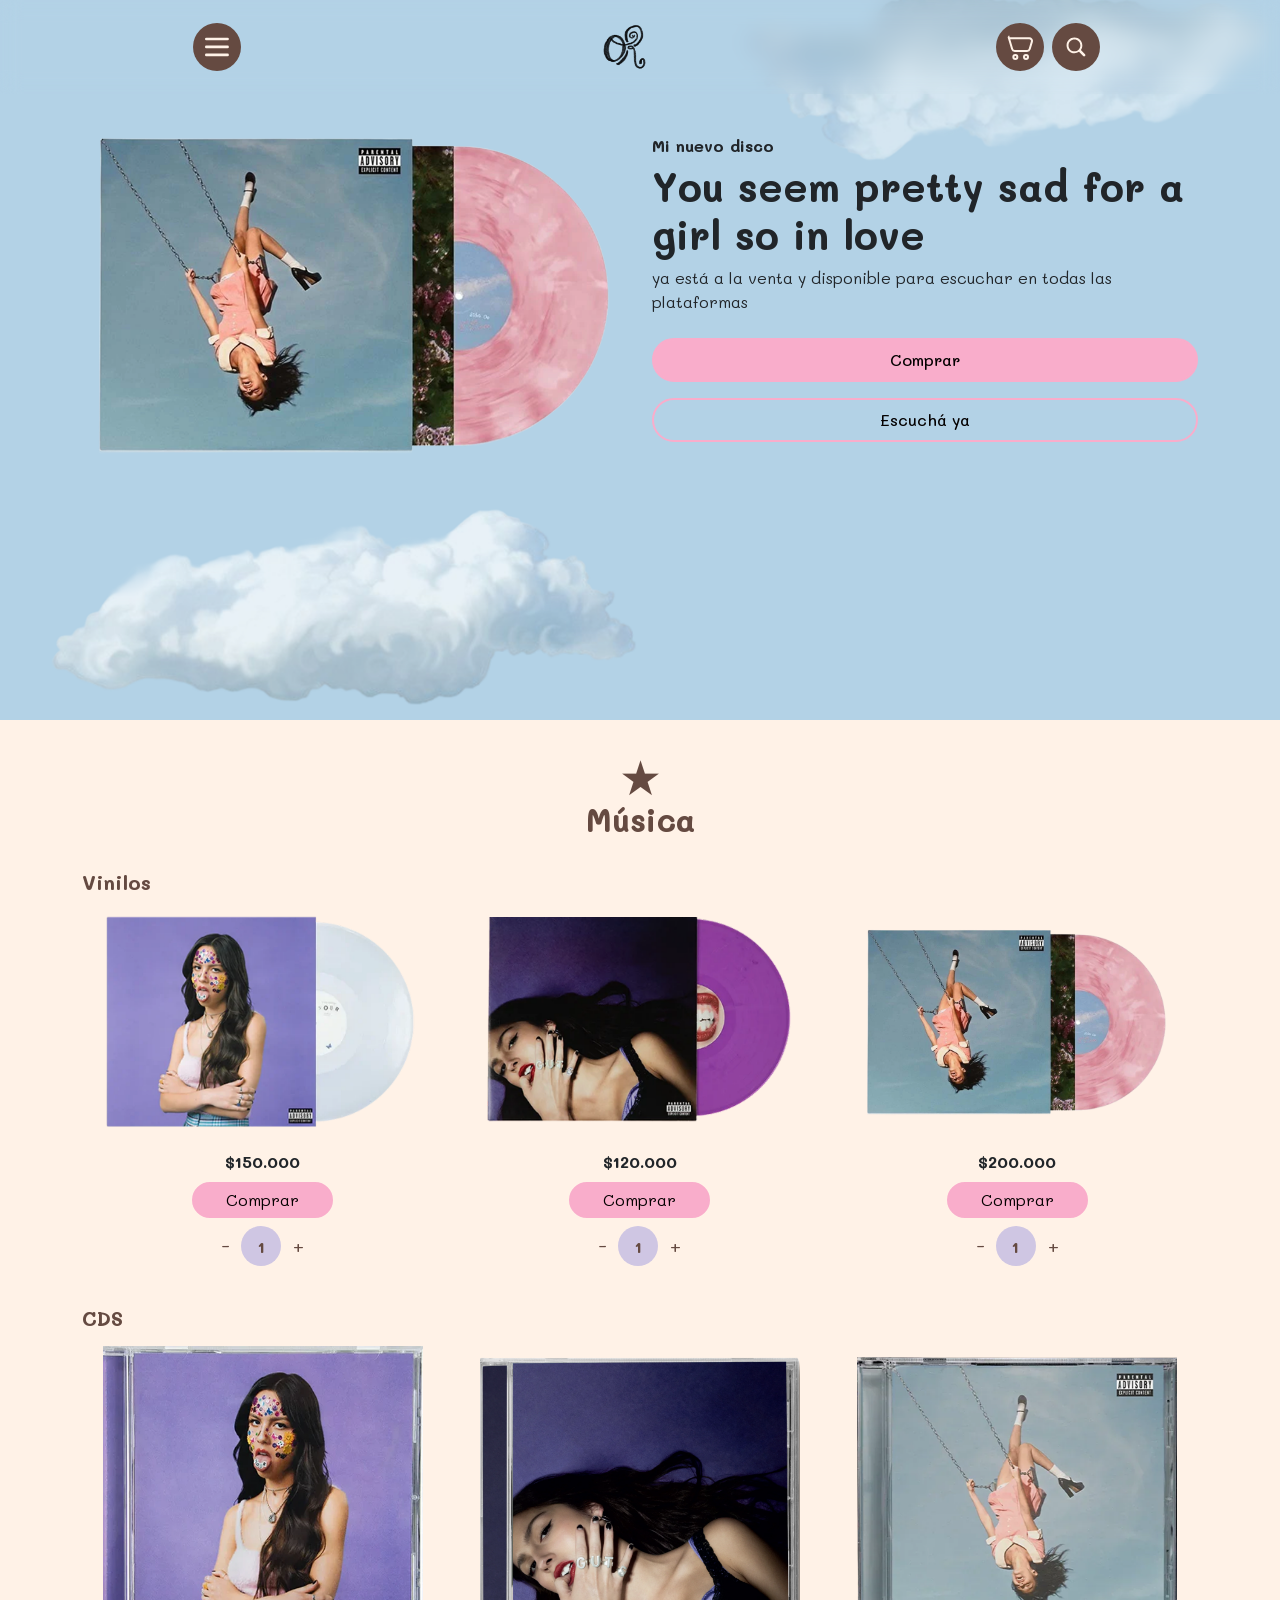
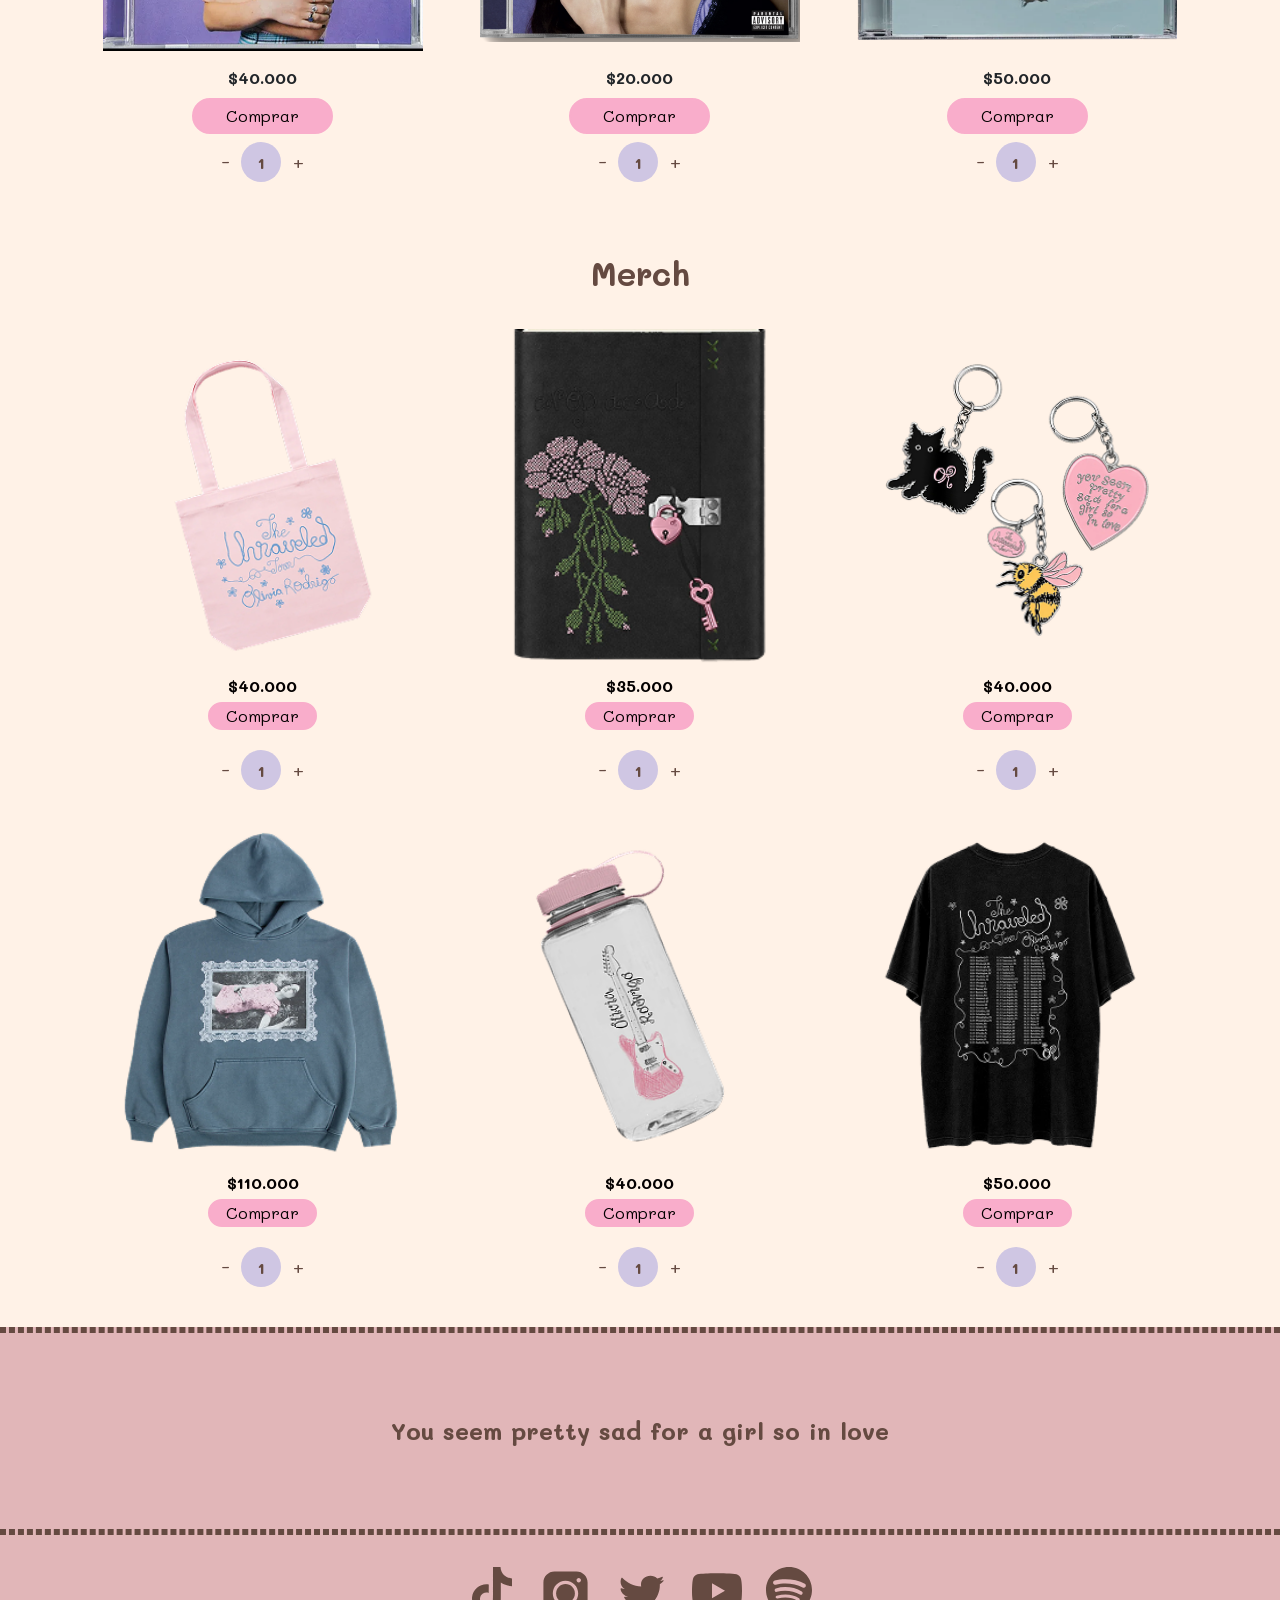
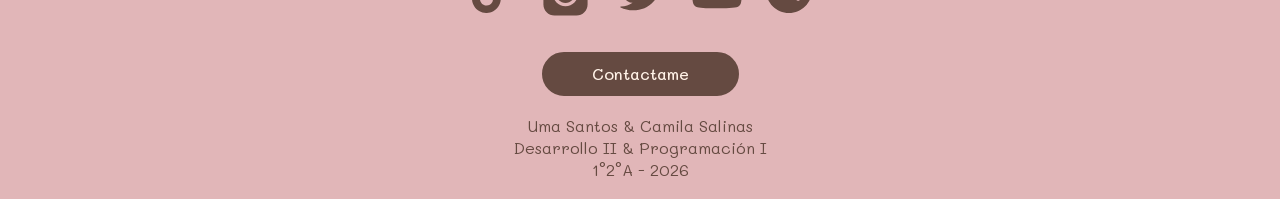
<file: productos.html>
<!DOCTYPE html>
<html lang="es">

<head>
    <meta charset="UTF-8">
    <meta name="viewport" content="width=device-width, initial-scale=1.0">
    <title>Productos | Olivia Rodrigo</title>
    <!-- Bootstrap & CSS -->
    <link href="https://cdn.jsdelivr.net/npm/bootstrap@5.3.3/dist/css/bootstrap.min.css" rel="stylesheet">
    <link rel="stylesheet" href="css/styles.css">
    <link rel="stylesheet" href="css/productos.css">
    <!-- Enlace para el favicon en formato SVG -->
    <link rel="icon" type="image/svg+xml" href="assets/iconos/favicon/favicon-or.svg">
</head>

<body>
    <header>
        <div class="barra-navegacion container justify-content-space-between">
            <nav class="d-flex justify-content-around align-items-center p-3 fixed-top">
                <!-- Menú desplegable -->
                <div class="dropdown">
                    <button class="btn" type="button" data-bs-toggle="dropdown" aria-expanded="false">
                        <!-- Menú ícono -->
                        <svg width="47" height="47" viewBox="0 0 47 47" fill="none" xmlns="http://www.w3.org/2000/svg">
                            <path d="M7.80005 11.7002H39" stroke-width="3.9" stroke-linecap="round"
                                stroke-linejoin="round" stroke="#FFF2E7" />
                            <path d="M7.80005 23.3999H39" stroke-width="3.9" stroke-linecap="round"
                                stroke-linejoin="round" stroke="#FFF2E7" />
                            <path d="M7.80005 35.1001H39" stroke-width="3.9" stroke-linecap="round"
                                stroke-linejoin="round" stroke="#FFF2E7" />
                        </svg>
                    </button>
                    <ul class="dropdown-menu">
                        <li><a class="dropdown-item" href="index.html">Home</a></li>
                        <li><a class="dropdown-item" href="conoce-mas.html">Conocé más</a></li>
                        <li><a class="dropdown-item" href="productos.html">Productos</a></li>
                        <li><a class="dropdown-item" href="tour.html">Tour</a></li>
                        <li><a class="dropdown-item" href="contacto.html">Contacto</a></li>
                    </ul>
                </div>

                <!--Logo-->
                <a href="index.html">
                    <img src="img/Logo-OR-negro.png" alt="Logo">
                </a>

                <div class="iconos-alineados-derecha d-flex justify-content-end gap-2">
                    <!--Cart ícono-->
                    <a href="#offcanvas-carrito" class="enlace-carrito" role="button" data-bs-toggle="offcanvas"
                        data-bs-target="#offcanvas-carrito" aria-controls="offcanvas-carrito"
                        aria-label="Abrir carrito">
                        <svg width="54" height="54" viewBox="0 0 54 54" fill="none" xmlns="http://www.w3.org/2000/svg">
                            <path
                                d="M40.5 43.875C40.5 45.739 38.989 47.25 37.125 47.25C35.261 47.25 33.75 45.739 33.75 43.875C33.75 42.011 35.261 40.5 37.125 40.5C38.989 40.5 40.5 42.011 40.5 43.875Z"
                                stroke-width="3.375" stroke-linecap="round" stroke-linejoin="round" stroke="#FFF2E7" />
                            <path
                                d="M22.5 43.875C22.5 45.739 20.9889 47.25 19.125 47.25C17.261 47.25 15.75 45.739 15.75 43.875C15.75 42.011 17.261 40.5 19.125 40.5C20.9889 40.5 22.5 42.011 22.5 43.875Z"
                                stroke-width="3.375" stroke-linecap="round" stroke-linejoin="round" stroke="#FFF2E7" />
                            <path
                                d="M8.3454 12.15H42.5791C45.6789 12.15 47.9177 15.0088 47.0686 17.8826L43.346 30.4826C42.7747 32.4163 40.9422 33.75 38.8565 33.75H18.2512C16.1656 33.75 14.333 32.4163 13.7617 30.4826L8.3454 12.15ZM8.3454 12.15L6.75 6.75"
                                stroke-width="3.375" stroke-linecap="round" stroke-linejoin="round" stroke="#FFF2E7" />
                        </svg>
                        <output id="contador-carrito" class="contador-carrito" style="display: none">0</output>
                    </a>

                    <!--Search ícono-->
                    <a href="#">
                        <svg width="58" height="58" viewBox="0 0 58 58" fill="none" xmlns="http://www.w3.org/2000/svg">
                            <path
                                d="M37.8257 34.4594L45.3269 41.9606C46.2355 42.8692 46.241 44.3819 45.3114 45.3114C44.3753 46.2475 42.8816 46.248 41.9606 45.327L34.4593 37.8257C32.1246 39.4883 29.2685 40.4661 26.1839 40.4661C18.2961 40.4661 11.9018 34.0718 11.9018 26.184C11.9018 18.2962 18.2961 11.9019 26.1839 11.9019C34.0718 11.9019 40.4661 18.2962 40.4661 26.184C40.4661 29.2685 39.4883 32.1247 37.8257 34.4594ZM26.1839 36.8956C32.0998 36.8956 36.8955 32.0999 36.8955 26.184C36.8955 20.2681 32.0998 15.4724 26.1839 15.4724C20.2681 15.4724 15.4723 20.2681 15.4723 26.184C15.4723 32.0999 20.2681 36.8956 26.1839 36.8956Z"
                                fill="#FFF2E7" />
                        </svg>
                    </a>
                </div>
            </nav>
        </div>
        <div class="hero">
            <div class="container">
                <div class="hero-content row align-items-center pt-4">
                    <div class="contenedor-hero col-12 col-md-6">
                        <img class="img-fluid" src="img/vinilo-yspsfagsil.png"
                            alt="Vinilo del álbum You seem pretty sad for a girl so in love">
                    </div>
                    <div class="col-12 col-md-6 texto-hero">
                        <p class="subtitulo-hero">Mi nuevo disco</p>
                        <h1>You seem pretty sad for a girl so in love</h1>
                        <p>ya está a la venta y disponible para escuchar en todas las plataformas</p>
                        <div class="botones d-flex flex-column gap-3">
                            <a class="btn-light-pink" href="#musica">Comprar</a>
                            <a class="btn-outline-light-blue"
                                href="https://open.spotify.com/intl-es/album/3WZZF72ihlKPZBS4zSsNHl?si=5l18Ikf6Sba0yKKk935mpA"
                                target="_blank">
                                Escuchá ya</a>
                        </div>
                    </div>
                </div>
            </div>
        </div>
    </header>


    <main>
        <!-- MÚSICA -->
        <section class="musica" id="musica">
            <div class="container">
                <div class="text-center">
                    <p class="estrella">★</p>
                    <h2 class="titulo-seccion">Música</h2>
                </div>

                <div class="contenedor-productos">
                    <h3>Vinilos</h3>
                    <!-- Cada producto tiene su id (vinilo-0, vinilo-1, ...) que coincide con el de carrito.js.
                         El onclick le pasa a la función el producto de la matriz: agregar(vinilo[0]).
                         row-cols-1 = una tarjeta por fila en celular. row-cols-md-3 = tres por fila en computadora. -->
                    <div class="row row-cols-1 row-cols-md-3 g-3">
                        <div class="col">
                            <article class="tarjeta-disco h-100 text-center">
                                <div class="ratio ratio-4x3">
                                    <img class="object-fit-contain" src="img/vinilo-sour.png" alt="Vinilo de SOUR">
                                </div>
                                <p class="precio-producto">$150.000</p>
                                <button type="button" class="btn-light-pink"
                                    onclick="agregar(vinilo[0])">Comprar</button>
                                <div class="control-cantidad d-flex justify-content-center align-items-center gap-2">
                                    <button type="button" class="boton-cantidad" onclick="restar(vinilo[0])"
                                        aria-label="Restar una unidad">-</button>
                                    <input type="text" inputmode="numeric" class="numero-cantidad"
                                        id="cantidad-vinilo-0" value="1" aria-label="Cantidad de SOUR (Vinilo)">
                                    <button type="button" class="boton-cantidad" onclick="sumar(vinilo[0])"
                                        aria-label="Sumar una unidad">+</button>
                                </div>
                            </article>
                        </div>
                        <div class="col">
                            <article class="tarjeta-disco h-100 text-center">
                                <div class="ratio ratio-4x3">
                                    <img class="object-fit-contain" src="img/vinilo-guts.png" alt="Vinilo de GUTS">
                                </div>
                                <p class="precio-producto">$120.000</p>
                                <button type="button" class="btn-light-pink"
                                    onclick="agregar(vinilo[1])">Comprar</button>
                                <div class="control-cantidad d-flex justify-content-center align-items-center gap-2">
                                    <button type="button" class="boton-cantidad" onclick="restar(vinilo[1])"
                                        aria-label="Restar una unidad">-</button>
                                    <input type="text" inputmode="numeric" class="numero-cantidad"
                                        id="cantidad-vinilo-1" value="1" aria-label="Cantidad de GUTS (Vinilo)">
                                    <button type="button" class="boton-cantidad" onclick="sumar(vinilo[1])"
                                        aria-label="Sumar una unidad">+</button>
                                </div>
                            </article>
                        </div>
                        <div class="col">
                            <article class="tarjeta-disco h-100 text-center">
                                <div class="ratio ratio-4x3">
                                    <img class="object-fit-contain" src="img/vinilo-yspsfagsil.png"
                                        alt="Vinilo de You seem pretty sad for a girl so in love">
                                </div>
                                <p class="precio-producto">$200.000</p>
                                <button type="button" class="btn-light-pink"
                                    onclick="agregar(vinilo[2])">Comprar</button>
                                <div class="control-cantidad d-flex justify-content-center align-items-center gap-2">
                                    <button type="button" class="boton-cantidad" onclick="restar(vinilo[2])"
                                        aria-label="Restar una unidad">-</button>
                                    <input type="text" inputmode="numeric" class="numero-cantidad"
                                        id="cantidad-vinilo-2" value="1"
                                        aria-label="Cantidad de You seem pretty sad for a girl so in love (Vinilo)">
                                    <button type="button" class="boton-cantidad" onclick="sumar(vinilo[2])"
                                        aria-label="Sumar una unidad">+</button>
                                </div>
                            </article>
                        </div>
                    </div>

                    <h3>CDS</h3>
                    <div class="row row-cols-1 row-cols-md-3 g-3">
                        <div class="col">
                            <article class="tarjeta-disco h-100 text-center">
                                <div class="ratio ratio-1x1">
                                    <img class="object-fit-contain" src="img/cd-sour.png" alt="CD de SOUR">
                                </div>
                                <p class="precio-producto">$40.000</p>
                                <button type="button" class="btn-light-pink" onclick="agregar(cd[0])">Comprar</button>
                                <div class="control-cantidad d-flex justify-content-center align-items-center gap-2">
                                    <button type="button" class="boton-cantidad" onclick="restar(cd[0])"
                                        aria-label="Restar una unidad">-</button>
                                    <input type="text" inputmode="numeric" class="numero-cantidad" id="cantidad-cd-0"
                                        value="1" aria-label="Cantidad de SOUR (CD)">
                                    <button type="button" class="boton-cantidad" onclick="sumar(cd[0])"
                                        aria-label="Sumar una unidad">+</button>
                                </div>
                            </article>
                        </div>
                        <div class="col">
                            <article class="tarjeta-disco h-100 text-center">
                                <div class="ratio ratio-1x1">
                                    <img class="object-fit-contain" src="img/cd-guts.png" alt="CD de GUTS">
                                </div>
                                <p class="precio-producto">$20.000</p>
                                <button type="button" class="btn-light-pink" onclick="agregar(cd[1])">Comprar</button>
                                <div class="control-cantidad d-flex justify-content-center align-items-center gap-2">
                                    <button type="button" class="boton-cantidad" onclick="restar(cd[1])"
                                        aria-label="Restar una unidad">-</button>
                                    <input type="text" inputmode="numeric" class="numero-cantidad" id="cantidad-cd-1"
                                        value="1" aria-label="Cantidad de GUTS (CD)">
                                    <button type="button" class="boton-cantidad" onclick="sumar(cd[1])"
                                        aria-label="Sumar una unidad">+</button>
                                </div>
                            </article>
                        </div>
                        <div class="col">
                            <article class="tarjeta-disco h-100 text-center">
                                <div class="ratio ratio-1x1">
                                    <img class="object-fit-contain" src="img/cd-yspsfagsil.png"
                                        alt="CD de You seem pretty sad for a girl so in love">
                                </div>
                                <p class="precio-producto">$50.000</p>
                                <button type="button" class="btn-light-pink" onclick="agregar(cd[2])">Comprar</button>
                                <div class="control-cantidad d-flex justify-content-center align-items-center gap-2">
                                    <button type="button" class="boton-cantidad" onclick="restar(cd[2])"
                                        aria-label="Restar una unidad">-</button>
                                    <input type="text" inputmode="numeric" class="numero-cantidad" id="cantidad-cd-2"
                                        value="1"
                                        aria-label="Cantidad de You seem pretty sad for a girl so in love (CD)">
                                    <button type="button" class="boton-cantidad" onclick="sumar(cd[2])"
                                        aria-label="Sumar una unidad">+</button>
                                </div>
                            </article>
                        </div>
                    </div>
                </div>
            </div>
        </section>

        <!-- MERCH -->
        <section class="merch">
            <div class="container">
                <h2 class="titulo-seccion text-center">Merch</h2>
                <div class="contenedor-productos">
                    <div class="row row-cols-1 row-cols-md-3 g-3">
                        <div class="col d-flex flex-column">
                            <article class="tarjeta-merch flex-grow-1 text-center">
                                <div class="ratio ratio-1x1">
                                    <img class="object-fit-contain" src="img/tote-bag-tour.png"
                                        alt="The Unraveled Tour Tote bag">
                                </div>
                                <p class="precio-merch">$40.000</p>
                                <button type="button" class="btn-light-pink"
                                    onclick="agregar(merch[0])">Comprar</button>
                            </article>
                            <div class="control-cantidad d-flex justify-content-center align-items-center gap-2">
                                <button type="button" class="boton-cantidad" onclick="restar(merch[0])"
                                    aria-label="Restar una unidad">-</button>
                                <input type="text" inputmode="numeric" class="numero-cantidad" id="cantidad-merch-0"
                                    value="1" aria-label="Cantidad de The Unraveled Tour Tote bag">
                                <button type="button" class="boton-cantidad" onclick="sumar(merch[0])"
                                    aria-label="Sumar una unidad">+</button>
                            </div>
                        </div>
                        <div class="col d-flex flex-column">
                            <article class="tarjeta-merch flex-grow-1 text-center">
                                <div class="ratio ratio-1x1">
                                    <img class="object-fit-contain" src="img/cuaderno-tour.png"
                                        alt="The Unraveled Tour Cuaderno">
                                </div>
                                <p class="precio-merch">$35.000</p>
                                <button type="button" class="btn-light-pink"
                                    onclick="agregar(merch[1])">Comprar</button>
                            </article>
                            <div class="control-cantidad d-flex justify-content-center align-items-center gap-2">
                                <button type="button" class="boton-cantidad" onclick="restar(merch[1])"
                                    aria-label="Restar una unidad">-</button>
                                <input type="text" inputmode="numeric" class="numero-cantidad" id="cantidad-merch-1"
                                    value="1" aria-label="Cantidad de The Unraveled Tour Cuaderno">
                                <button type="button" class="boton-cantidad" onclick="sumar(merch[1])"
                                    aria-label="Sumar una unidad">+</button>
                            </div>
                        </div>
                        <div class="col d-flex flex-column">
                            <article class="tarjeta-merch flex-grow-1 text-center">
                                <div class="ratio ratio-1x1">
                                    <img class="object-fit-contain" src="img/llaveros-tour.png"
                                        alt="The Unraveled Tour Llaveros x3">
                                </div>
                                <p class="precio-merch">$40.000</p>
                                <button type="button" class="btn-light-pink"
                                    onclick="agregar(merch[2])">Comprar</button>
                            </article>
                            <div class="control-cantidad d-flex justify-content-center align-items-center gap-2">
                                <button type="button" class="boton-cantidad" onclick="restar(merch[2])"
                                    aria-label="Restar una unidad">-</button>
                                <input type="text" inputmode="numeric" class="numero-cantidad" id="cantidad-merch-2"
                                    value="1" aria-label="Cantidad de The Unraveled Tour Llaveros x3">
                                <button type="button" class="boton-cantidad" onclick="sumar(merch[2])"
                                    aria-label="Sumar una unidad">+</button>
                            </div>
                        </div>
                        <div class="col d-flex flex-column">
                            <article class="tarjeta-merch flex-grow-1 text-center">
                                <div class="ratio ratio-1x1">
                                    <img class="object-fit-contain" src="img/buzo-tour.png"
                                        alt="The Unraveled Tour Buzo">
                                </div>
                                <p class="precio-merch">$110.000</p>
                                <button type="button" class="btn-light-pink"
                                    onclick="agregar(merch[3])">Comprar</button>
                            </article>
                            <div class="control-cantidad d-flex justify-content-center align-items-center gap-2">
                                <button type="button" class="boton-cantidad" onclick="restar(merch[3])"
                                    aria-label="Restar una unidad">-</button>
                                <input type="text" inputmode="numeric" class="numero-cantidad" id="cantidad-merch-3"
                                    value="1" aria-label="Cantidad de The Unraveled Tour Buzo">
                                <button type="button" class="boton-cantidad" onclick="sumar(merch[3])"
                                    aria-label="Sumar una unidad">+</button>
                            </div>
                        </div>
                        <div class="col d-flex flex-column">
                            <article class="tarjeta-merch flex-grow-1 text-center">
                                <div class="ratio ratio-1x1">
                                    <img class="object-fit-contain" src="img/botella-tour.png"
                                        alt="The Unraveled Tour Botella">
                                </div>
                                <p class="precio-merch">$40.000</p>
                                <button type="button" class="btn-light-pink"
                                    onclick="agregar(merch[4])">Comprar</button>
                            </article>
                            <div class="control-cantidad d-flex justify-content-center align-items-center gap-2">
                                <button type="button" class="boton-cantidad" onclick="restar(merch[4])"
                                    aria-label="Restar una unidad">-</button>
                                <input type="text" inputmode="numeric" class="numero-cantidad" id="cantidad-merch-4"
                                    value="1" aria-label="Cantidad de The Unraveled Tour Botella">
                                <button type="button" class="boton-cantidad" onclick="sumar(merch[4])"
                                    aria-label="Sumar una unidad">+</button>
                            </div>
                        </div>
                        <div class="col d-flex flex-column">
                            <article class="tarjeta-merch flex-grow-1 text-center">
                                <div class="ratio ratio-1x1">
                                    <img class="object-fit-contain" src="img/remera-tour.png"
                                        alt="The Unraveled Tour Remera">
                                </div>
                                <p class="precio-merch">$50.000</p>
                                <button type="button" class="btn-light-pink"
                                    onclick="agregar(merch[5])">Comprar</button>
                            </article>
                            <div class="control-cantidad d-flex justify-content-center align-items-center gap-2">
                                <button type="button" class="boton-cantidad" onclick="restar(merch[5])"
                                    aria-label="Restar una unidad">-</button>
                                <input type="text" inputmode="numeric" class="numero-cantidad" id="cantidad-merch-5"
                                    value="1" aria-label="Cantidad de The Unraveled Tour Remera">
                                <button type="button" class="boton-cantidad" onclick="sumar(merch[5])"
                                    aria-label="Sumar una unidad">+</button>
                            </div>
                        </div>
                    </div>
                </div>
            </div>
        </section>
    </main>

     <!-- CARRITO (offcanvas a la derecha). Los ids de las secciones y sus style="display: none"
         se mantienen igual para que carrito.js siga funcionando. -->
 <div class="offcanvas offcanvas-end" tabindex="-1" id="offcanvas-carrito" data-bs-scroll="true"
        data-bs-backdrop="false" aria-labelledby="titulo-offcanvas-carrito">
        <div class="offcanvas-header">
            <h2 class="titulo-seccion offcanvas-title" id="titulo-offcanvas-carrito">Tu carrito</h2>
            <button type="button" class="btn-close" data-bs-dismiss="offcanvas" aria-label="Cerrar carrito"></button>
        </div>

        <div class="offcanvas-body">
            <!-- TU CARRITO: empieza escondida (display: none). El JS la muestra cuando hay productos.
                 Cada fila también empieza escondida y se muestra cuando ese producto tiene unidades. -->
            <section class="carrito" id="seccion-carrito" style="display: none">
                <!-- SOUR (Vinilo) -->
                <article class="item-carrito" id="fila-vinilo-0" style="display: none">
                    <img class="imagen-carrito" src="img/vinilo-sour.png" alt="Vinilo de SOUR">
                    <div class="datos-item">
                        <p class="nombre-item">SOUR (Vinilo)</p>
                        <input type="text" class="campo-lectura chip-cantidad" id="unidades-vinilo-0" value="0 u."
                            readonly tabindex="-1" aria-label="Unidades en el carrito">
                        <div class="d-flex justify-content-between align-items-end">
                            <button type="button" class="btn-dark" onclick="eliminar(vinilo[0])">Eliminar</button>
                            <input type="text" class="campo-lectura precio-item" id="subtotal-vinilo-0" value="$0"
                                readonly tabindex="-1" aria-label="Precio de las unidades">
                        </div>
                    </div>
                </article>
                <!-- GUTS (Vinilo) -->
                <article class="item-carrito" id="fila-vinilo-1" style="display: none">
                    <img class="imagen-carrito" src="img/vinilo-guts.png" alt="Vinilo de GUTS">
                    <div class="datos-item">
                        <p class="nombre-item">GUTS (Vinilo)</p>
                        <input type="text" class="campo-lectura chip-cantidad" id="unidades-vinilo-1" value="0 u."
                            readonly tabindex="-1" aria-label="Unidades en el carrito">
                        <div class="d-flex justify-content-between align-items-end">
                            <button type="button" class="btn-dark" onclick="eliminar(vinilo[1])">Eliminar</button>
                            <input type="text" class="campo-lectura precio-item" id="subtotal-vinilo-1" value="$0"
                                readonly tabindex="-1" aria-label="Precio de las unidades">
                        </div>
                    </div>
                </article>
                <!-- You seem pretty sad for a girl so in love (Vinilo) -->
                <article class="item-carrito" id="fila-vinilo-2" style="display: none">
                    <img class="imagen-carrito" src="img/vinilo-yspsfagsil.png"
                        alt="Vinilo de You seem pretty sad for a girl so in love">
                    <div class="datos-item">
                        <p class="nombre-item">You seem pretty sad for a girl so in love (Vinilo)</p>
                        <input type="text" class="campo-lectura chip-cantidad" id="unidades-vinilo-2" value="0 u."
                            readonly tabindex="-1" aria-label="Unidades en el carrito">
                        <div class="d-flex justify-content-between align-items-end">
                            <button type="button" class="btn-dark" onclick="eliminar(vinilo[2])">Eliminar</button>
                            <input type="text" class="campo-lectura precio-item" id="subtotal-vinilo-2" value="$0"
                                readonly tabindex="-1" aria-label="Precio de las unidades">
                        </div>
                    </div>
                </article>
                <!-- SOUR (CD) -->
                <article class="item-carrito" id="fila-cd-0" style="display: none">
                    <img class="imagen-carrito" src="img/cd-sour.png" alt="CD de SOUR">
                    <div class="datos-item">
                        <p class="nombre-item">SOUR (CD)</p>
                        <input type="text" class="campo-lectura chip-cantidad" id="unidades-cd-0" value="0 u."
                            readonly tabindex="-1" aria-label="Unidades en el carrito">
                        <div class="d-flex justify-content-between align-items-end">
                            <button type="button" class="btn-dark" onclick="eliminar(cd[0])">Eliminar</button>
                            <input type="text" class="campo-lectura precio-item" id="subtotal-cd-0" value="$0"
                                readonly tabindex="-1" aria-label="Precio de las unidades">
                        </div>
                    </div>
                </article>
                <!-- GUTS (CD) -->
                <article class="item-carrito" id="fila-cd-1" style="display: none">
                    <img class="imagen-carrito" src="img/cd-guts.png" alt="CD de GUTS">
                    <div class="datos-item">
                        <p class="nombre-item">GUTS (CD)</p>
                        <input type="text" class="campo-lectura chip-cantidad" id="unidades-cd-1" value="0 u."
                            readonly tabindex="-1" aria-label="Unidades en el carrito">
                        <div class="d-flex justify-content-between align-items-end">
                            <button type="button" class="btn-dark" onclick="eliminar(cd[1])">Eliminar</button>
                            <input type="text" class="campo-lectura precio-item" id="subtotal-cd-1" value="$0"
                                readonly tabindex="-1" aria-label="Precio de las unidades">
                        </div>
                    </div>
                </article>
                <!-- You seem pretty sad for a girl so in love (CD) -->
                <article class="item-carrito" id="fila-cd-2" style="display: none">
                    <img class="imagen-carrito" src="img/cd-yspsfagsil.png"
                        alt="CD de You seem pretty sad for a girl so in love">
                    <div class="datos-item">
                        <p class="nombre-item">You seem pretty sad for a girl so in love (CD)</p>
                        <input type="text" class="campo-lectura chip-cantidad" id="unidades-cd-2" value="0 u."
                            readonly tabindex="-1" aria-label="Unidades en el carrito">
                        <div class="d-flex justify-content-between align-items-end">
                            <button type="button" class="btn-dark" onclick="eliminar(cd[2])">Eliminar</button>
                            <input type="text" class="campo-lectura precio-item" id="subtotal-cd-2" value="$0"
                                readonly tabindex="-1" aria-label="Precio de las unidades">
                        </div>
                    </div>
                </article>
                <!-- The Unraveled Tour Tote bag -->
                <article class="item-carrito" id="fila-merch-0" style="display: none">
                    <img class="imagen-carrito" src="img/tote-bag-tour.png" alt="The Unraveled Tour Tote bag">
                    <div class="datos-item">
                        <p class="nombre-item">The Unraveled Tour Tote bag</p>
                        <input type="text" class="campo-lectura chip-cantidad" id="unidades-merch-0" value="0 u."
                            readonly tabindex="-1" aria-label="Unidades en el carrito">
                        <div class="d-flex justify-content-between align-items-end">
                            <button type="button" class="btn-dark" onclick="eliminar(merch[0])">Eliminar</button>
                            <input type="text" class="campo-lectura precio-item" id="subtotal-merch-0" value="$0"
                                readonly tabindex="-1" aria-label="Precio de las unidades">
                        </div>
                    </div>
                </article>
                <!-- The Unraveled Tour Cuaderno -->
                <article class="item-carrito" id="fila-merch-1" style="display: none">
                    <img class="imagen-carrito" src="img/cuaderno-tour.png" alt="The Unraveled Tour Cuaderno">
                    <div class="datos-item">
                        <p class="nombre-item">The Unraveled Tour Cuaderno</p>
                        <input type="text" class="campo-lectura chip-cantidad" id="unidades-merch-1" value="0 u."
                            readonly tabindex="-1" aria-label="Unidades en el carrito">
                        <div class="d-flex justify-content-between align-items-end">
                            <button type="button" class="btn-dark" onclick="eliminar(merch[1])">Eliminar</button>
                            <input type="text" class="campo-lectura precio-item" id="subtotal-merch-1" value="$0"
                                readonly tabindex="-1" aria-label="Precio de las unidades">
                        </div>
                    </div>
                </article>
                <!-- The Unraveled Tour Llaveros x3 -->
                <article class="item-carrito" id="fila-merch-2" style="display: none">
                    <img class="imagen-carrito" src="img/llaveros-tour.png" alt="The Unraveled Tour Llaveros x3">
                    <div class="datos-item">
                        <p class="nombre-item">The Unraveled Tour Llaveros x3</p>
                        <input type="text" class="campo-lectura chip-cantidad" id="unidades-merch-2" value="0 u."
                            readonly tabindex="-1" aria-label="Unidades en el carrito">
                        <div class="d-flex justify-content-between align-items-end">
                            <button type="button" class="btn-dark" onclick="eliminar(merch[2])">Eliminar</button>
                            <input type="text" class="campo-lectura precio-item" id="subtotal-merch-2" value="$0"
                                readonly tabindex="-1" aria-label="Precio de las unidades">
                        </div>
                    </div>
                </article>
                <!-- The Unraveled Tour Buzo -->
                <article class="item-carrito" id="fila-merch-3" style="display: none">
                    <img class="imagen-carrito" src="img/buzo-tour.png" alt="The Unraveled Tour Buzo">
                    <div class="datos-item">
                        <p class="nombre-item">The Unraveled Tour Buzo</p>
                        <input type="text" class="campo-lectura chip-cantidad" id="unidades-merch-3" value="0 u."
                            readonly tabindex="-1" aria-label="Unidades en el carrito">
                        <div class="d-flex justify-content-between align-items-end">
                            <button type="button" class="btn-dark" onclick="eliminar(merch[3])">Eliminar</button>
                            <input type="text" class="campo-lectura precio-item" id="subtotal-merch-3" value="$0"
                                readonly tabindex="-1" aria-label="Precio de las unidades">
                        </div>
                    </div>
                </article>
                <!-- The Unraveled Tour Botella -->
                <article class="item-carrito" id="fila-merch-4" style="display: none">
                    <img class="imagen-carrito" src="img/botella-tour.png" alt="The Unraveled Tour Botella">
                    <div class="datos-item">
                        <p class="nombre-item">The Unraveled Tour Botella</p>
                        <input type="text" class="campo-lectura chip-cantidad" id="unidades-merch-4" value="0 u."
                            readonly tabindex="-1" aria-label="Unidades en el carrito">
                        <div class="d-flex justify-content-between align-items-end">
                            <button type="button" class="btn-dark" onclick="eliminar(merch[4])">Eliminar</button>
                            <input type="text" class="campo-lectura precio-item" id="subtotal-merch-4" value="$0"
                                readonly tabindex="-1" aria-label="Precio de las unidades">
                        </div>
                    </div>
                </article>
                <!-- The Unraveled Tour Remera -->
                <article class="item-carrito" id="fila-merch-5" style="display: none">
                    <img class="imagen-carrito" src="img/remera-tour.png" alt="The Unraveled Tour Remera">
                    <div class="datos-item">
                        <p class="nombre-item">The Unraveled Tour Remera</p>
                        <input type="text" class="campo-lectura chip-cantidad" id="unidades-merch-5" value="0 u."
                            readonly tabindex="-1" aria-label="Unidades en el carrito">
                        <div class="d-flex justify-content-between align-items-end">
                            <button type="button" class="btn-dark" onclick="eliminar(merch[5])">Eliminar</button>
                            <input type="text" class="campo-lectura precio-item" id="subtotal-merch-5" value="$0"
                                readonly tabindex="-1" aria-label="Precio de las unidades">
                        </div>
                    </div>
                </article>
            </section>

            <!-- RESUMEN DE COMPRA: también empieza escondida -->
            <section class="resumen" id="seccion-resumen" style="display: none">
                <div class="linea-separadora"></div>
                <h2 class="titulo-seccion">Resumen de compra</h2>
                <div class="tarjeta-resumen">
                    <div class="fila-total d-flex justify-content-between align-items-center">
                        <p class="texto-total">Total</p>
                        <input type="text" class="campo-lectura texto-total campo-total" id="total-compra" value="$0"
                            readonly tabindex="-1" aria-label="Total de la compra">
                    </div>
                    <div class="botones-resumen d-flex flex-column align-items-center gap-2">
                        <a class="btn-light-pink" href="#">Comprar</a>
                        <button type="button" class="btn-dark" onclick="vaciarCarrito()">Eliminar carrito</button>
                    </div>
                </div>
            </section>
        </div>
    </div>

    <!-- VENTANA EMERGENTE: la misma de la página de contacto. La usa carrito.js para los avisos
         y las confirmaciones. Empieza escondida y el JS solo le cambia el texto y la muestra. -->
    <div id="overlay" class="overlay" style="display: none" onclick="clicFondo(event)" onkeydown="teclasVentana(event)">
        <div class="ventana-confirm" role="dialog" aria-modal="true" aria-labelledby="tituloVentana"
            aria-describedby="mensajeVentana">
            <h2 id="tituloVentana"><output id="textoTitulo" aria-live="off"></output></h2>
            <p id="mensajeVentana"><output id="textoMensaje" aria-live="off"></output></p>
            <div class="botones-confirm">
                <button type="button" id="btnCancelar" class="btn-cancelar" onclick="cerrarVentana()">Cancelar</button>
                <button type="button" id="btnAceptar" class="btn-marron" onclick="aceptarVentana()">Aceptar</button>
            </div>
        </div>
    </div>

    <footer>
        <div class="linea-separadora"></div>
        <p class="frase-footer">You seem pretty sad for a girl so in love</p>
        <div class="linea-separadora"></div>
        <div class="container d-flex flex-column align-items-center">
            <div class="redes-sociales justify-content-center d-flex gap-4">
                <!-- Redes sociales -->
                <!-- Tiktok -->
                <a href="https://www.tiktok.com/@livbedumb?lang=es" target="_blank">
                    <svg width="46" height="46" viewBox="0 0 46 46" fill="none" xmlns="http://www.w3.org/2000/svg">
                        <g clip-path="url(#clip0_52_486)">
                            <mask id="mask0_52_486" style="mask-type:luminance" maskUnits="userSpaceOnUse" x="0" y="0"
                                width="46" height="46">
                                <path d="M46 0H0V46H46V0Z" fill="white" />
                            </mask>
                            <g mask="url(#mask0_52_486)">
                                <path
                                    d="M24.0158 0.0383333C26.5267 0 29.0183 0.0191667 31.51 0C31.6633 2.9325 32.7175 5.9225 34.8642 7.9925C37.0108 10.12 40.0392 11.0975 42.9908 11.4233V19.1475C40.2308 19.0517 37.4517 18.4767 34.9408 17.2883C33.8483 16.79 32.8325 16.1575 31.8358 15.5058C31.8167 21.1025 31.855 26.6992 31.7975 32.2767C31.6442 34.96 30.7625 37.6242 29.21 39.8283C26.6992 43.5083 22.3483 45.9042 17.8825 45.9808C15.1417 46.1342 12.4008 45.3867 10.0625 44.0067C6.19084 41.7258 3.46917 37.5475 3.06667 33.0625C3.02834 32.1042 3.00917 31.1458 3.04751 30.2067C3.39251 26.565 5.19417 23.0767 7.9925 20.7C11.1742 17.94 15.6208 16.6175 19.78 17.4033C19.8183 20.24 19.7033 23.0767 19.7033 25.9133C17.8058 25.3 15.5825 25.4725 13.915 26.6225C12.7075 27.4083 11.7875 28.6158 11.3083 29.9767C10.9058 30.9542 11.0208 32.0275 11.04 33.0625C11.5 36.2058 14.5283 38.8508 17.7483 38.5633C19.895 38.5442 21.9458 37.2983 23.0575 35.4775C23.4217 34.845 23.8242 34.1933 23.8433 33.4458C24.035 30.015 23.9583 26.6033 23.9775 23.1725C23.9967 15.4483 23.9583 7.74331 24.0158 0.0383333Z"
                                    fill="#654A41" />
                            </g>
                        </g>
                        <defs>
                            <clipPath id="clip0_52_486">
                                <rect width="46" height="46" fill="white" />
                            </clipPath>
                        </defs>
                    </svg>
                </a>

                <!-- Instagram -->
                <a href="https://www.instagram.com/oliviarodrigo/" target="_blank">
                    <svg width="53" height="53" viewBox="0 0 53 53" fill="none" xmlns="http://www.w3.org/2000/svg">
                        <path
                            d="M26.5 17.1143C21.3166 17.1143 17.1146 21.3163 17.1146 26.4997C17.1146 31.6831 21.3166 35.8851 26.5 35.8851C31.6834 35.8851 35.8854 31.6831 35.8854 26.4997C35.8854 21.3163 31.6834 17.1143 26.5 17.1143Z"
                            fill="#654A41" />
                        <path
                            d="M4.41669 15.4587C4.41669 9.36052 9.36022 4.41699 15.4584 4.41699H37.5417C43.6398 4.41699 48.5834 9.36052 48.5834 15.4587V37.542C48.5834 43.6401 43.6398 48.5837 37.5417 48.5837H15.4584C9.36022 48.5837 4.41669 43.6401 4.41669 37.542V15.4587ZM13.8021 26.5003C13.8021 33.5131 19.4871 39.1982 26.5 39.1982C33.5128 39.1982 39.1979 33.5131 39.1979 26.5003C39.1979 19.4875 33.5128 13.8024 26.5 13.8024C19.4871 13.8024 13.8021 19.4875 13.8021 26.5003ZM39.75 15.4587C40.9697 15.4587 41.9584 14.4699 41.9584 13.2503C41.9584 12.0307 40.9697 11.042 39.75 11.042C38.5304 11.042 37.5417 12.0307 37.5417 13.2503C37.5417 14.4699 38.5304 15.4587 39.75 15.4587Z"
                            fill="#654A41" />
                    </svg>
                </a>

                <!-- Twitter -->
                <a href="https://x.com/oliviarodrigo" target="_blank">
                    <svg width="52" height="52" viewBox="0 0 52 52" fill="none" xmlns="http://www.w3.org/2000/svg">
                        <path
                            d="M47.5648 13.9754C47.8545 13.6378 47.4768 13.1966 47.0483 13.3546C46.0919 13.7074 45.2179 13.94 43.9252 14.0837C45.5151 13.1984 46.2546 11.933 46.8561 10.3832C47.001 10.0094 46.5636 9.67016 46.1868 9.84874C44.6565 10.5743 43.0053 11.1127 41.2689 11.4307C39.5527 9.72983 37.1063 8.66699 34.4001 8.66699C29.2036 8.66699 24.9897 12.586 24.9897 17.4185C24.9897 18.1046 25.0737 18.7728 25.2323 19.4127C17.7624 19.0647 11.1016 15.8692 6.47393 10.9693C6.15676 10.6335 5.58122 10.6781 5.38373 11.0877C4.85689 12.1804 4.56317 13.3927 4.56317 14.669C4.56317 17.7047 6.22397 20.3831 8.74861 21.9526C7.61663 21.9185 6.53408 21.698 5.53646 21.3237C5.05074 21.1414 4.49395 21.4617 4.55921 21.9515C5.06021 25.7126 8.10528 28.8155 12.0358 29.5487C11.2465 29.7495 10.4151 29.8561 9.55511 29.8561C9.34659 29.8561 9.13987 29.8496 8.93503 29.8371C8.41379 29.8048 7.99017 30.271 8.21364 30.7172C9.68808 33.6599 12.8718 35.7144 16.5767 35.7783C13.3564 38.1261 9.29901 39.5249 4.88997 39.5249C4.34633 39.5249 4.11311 40.2238 4.59541 40.4609C8.32041 42.2919 12.5624 43.3337 17.0698 43.3337C34.3791 43.3337 43.8431 29.9985 43.8431 18.4334C43.8431 18.0548 43.8336 17.6762 43.8165 17.3012C45.2213 16.3574 46.4843 15.235 47.5648 13.9754Z"
                            fill="#654A41" />
                    </svg>
                </a>

                <!-- Youtube -->
                <a href="https://www.youtube.com/channel/UCy3zgWom-5AGypGX_FVTKpg" target="_blank">
                    <svg width="50" height="50" viewBox="0 0 50 50" fill="none" xmlns="http://www.w3.org/2000/svg">
                        <g clip-path="url(#clip0_52_489)">
                            <path
                                d="M25.1599 6.24609C25.1776 6.24613 25.1968 6.24618 25.2174 6.24623L25.4386 6.24692C28.0067 6.25635 41.0227 6.3507 44.532 7.29416C46.6834 7.87118 48.3774 9.57166 48.9524 11.7302C49.2689 12.9161 49.4896 14.4924 49.6433 16.1135L49.6732 16.4382C49.6974 16.7091 49.7197 16.9807 49.7404 17.2512L49.7644 17.5753C49.9698 20.4318 49.9938 23.105 49.9966 23.6898L49.9969 23.7687C49.9969 23.7752 49.9969 23.7857 49.9969 23.7857V23.83C49.9969 23.83 49.9969 23.8406 49.9969 23.8471L49.9966 23.926C49.9937 24.5329 49.968 27.3888 49.7404 30.3648L49.7148 30.6898L49.6875 31.0152C49.5327 32.8044 49.3006 34.5812 48.9524 35.8856C48.3774 38.0441 46.6834 39.745 44.532 40.3216C40.9057 41.2969 27.1284 41.3652 25.2174 41.37L25.0702 41.3703C25.0581 41.3703 25.0475 41.3703 25.0384 41.3703L24.9784 41.3703C24.9784 41.3703 24.9646 41.3703 24.9554 41.3703L24.7764 41.37C23.8107 41.3676 19.8143 41.3489 15.6291 41.2052L15.094 41.1862C15.0047 41.1829 14.9154 41.1795 14.8261 41.1761L14.2904 41.155L13.7559 41.1323C10.2887 40.9801 6.98288 40.7306 5.46216 40.3216C3.31084 39.745 1.61679 38.0441 1.04181 35.8856C0.693478 34.5812 0.461257 32.8044 0.306442 31.0152L0.279139 30.6898L0.253489 30.3648C0.034073 27.497 0.00222224 24.7408 -0.00240126 24.001L-0.00295375 23.8951C-0.00299252 23.8856 -0.00302483 23.8768 -0.00305176 23.8688V23.747C-0.00302483 23.739 -0.00299252 23.7302 -0.00295375 23.7207L-0.00240126 23.6148C0.00178606 22.9448 0.0283057 20.621 0.196264 18.0582L0.218004 17.7367C0.221753 17.683 0.225565 17.6292 0.229442 17.5753L0.253489 17.2512C0.274189 16.9807 0.296558 16.7091 0.320731 16.4382L0.350613 16.1135C0.504438 14.4924 0.725145 12.9161 1.04181 11.7302C1.61679 9.57166 3.31084 7.87118 5.46216 7.29416C6.98288 6.88533 10.2887 6.63594 13.7559 6.48381L14.2904 6.46116L14.8261 6.44C14.9154 6.4366 15.0047 6.43325 15.094 6.42996L15.6291 6.41094C19.5471 6.27644 23.2997 6.25153 24.5552 6.24692L24.7764 6.24623C24.797 6.24618 24.8162 6.24613 24.8339 6.24609H25.1599ZM19.997 16.2811V31.3347L32.9869 23.8083L19.997 16.2811Z"
                                fill="#654A41" />
                        </g>
                        <defs>
                            <clipPath id="clip0_52_489">
                                <rect width="50" height="50" fill="white" />
                            </clipPath>
                        </defs>
                    </svg>
                </a>

                <!-- Spotify -->
                <a href="https://open.spotify.com/intl-es/artist/1McMsnEElThX1knmY4oliG?si=BlP443k-RyWpfcjzdAmcjw"
                    target="_blank">
                    <svg width="46" height="46" viewBox="0 0 46 46" fill="none" xmlns="http://www.w3.org/2000/svg">
                        <g clip-path="url(#clip0_52_490)">
                            <path
                                d="M22.9999 0C10.2977 0 0 10.2974 0 22.9996C0 35.7023 10.2977 45.9989 22.9999 45.9989C35.7034 45.9989 46 35.7023 46 22.9996C46 10.2982 35.7037 0 22.9999 0ZM33.5475 33.172C33.1355 33.8476 32.2511 34.0619 31.5755 33.6471C26.1753 30.3486 19.3773 29.6016 11.3713 31.4307C10.5998 31.6065 9.83076 31.1231 9.65498 30.3514C9.47838 29.5796 9.95984 28.8106 10.7333 28.6348C19.4945 26.6332 27.0097 27.495 33.0723 31.2C33.7479 31.6148 33.9622 32.4964 33.5475 33.172ZM36.3626 26.9095C35.8435 27.7532 34.7394 28.0196 33.8963 27.5005C27.7139 23.7005 18.2899 22.6 10.9774 24.8197C10.0291 25.1061 9.02741 24.5717 8.73958 23.625C8.45395 22.6766 8.98869 21.6769 9.9354 21.3885C18.2883 18.854 28.6724 20.0817 35.7721 24.4445C36.6153 24.9636 36.8817 26.0674 36.3626 26.9095ZM36.6043 20.3882C29.1915 15.9853 16.9614 15.5805 9.88404 17.7285C8.74755 18.0732 7.54568 17.4316 7.20127 16.2952C6.85687 15.1581 7.4979 13.9571 8.63521 13.6116C16.7596 11.1452 30.2654 11.6217 38.7998 16.6882C39.8243 17.2949 40.1593 18.6151 39.5524 19.636C38.9481 20.6582 37.6232 20.9952 36.6043 20.3882Z"
                                fill="#654A41" />
                        </g>
                        <defs>
                            <clipPath id="clip0_52_490">
                                <rect width="46" height="46" fill="white" />
                            </clipPath>
                        </defs>
                    </svg>
                </a>

            </div>
            <div class="btn-contactame">
                <a class="btn-dark" href="contacto.html">Contactame</a>
            </div>
            <div class="informacion-footer text-center">
                <p>Uma Santos & Camila Salinas</p>
                <p>Desarrollo II & Programación I</p>
                <p>1°2°A - 2026</p>
            </div>
        </div>
    </footer>

    <!-- Bootstrap y script -->
    <script src="https://cdn.jsdelivr.net/npm/bootstrap@5.3.3/dist/js/bootstrap.bundle.min.js"></script>
    <script src="js/carrito.js"></script>

</body>

</html>
</file>
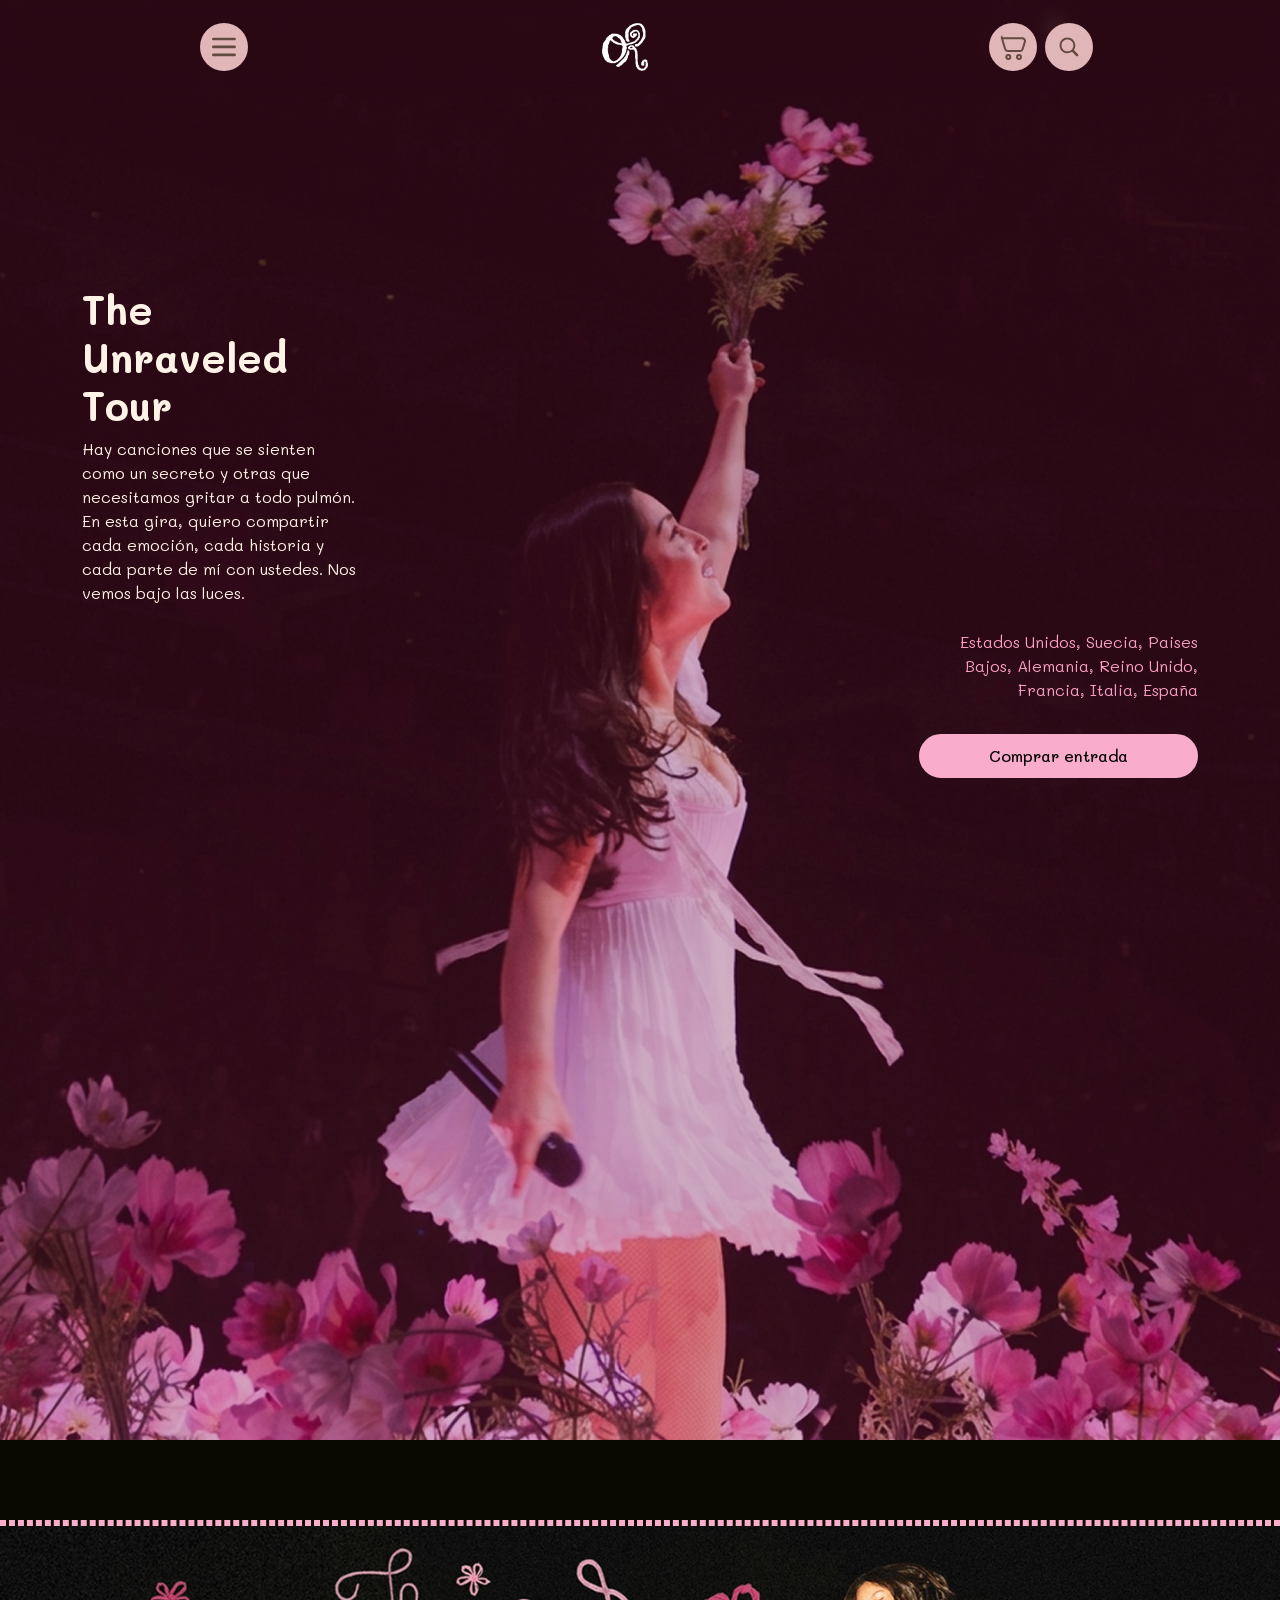
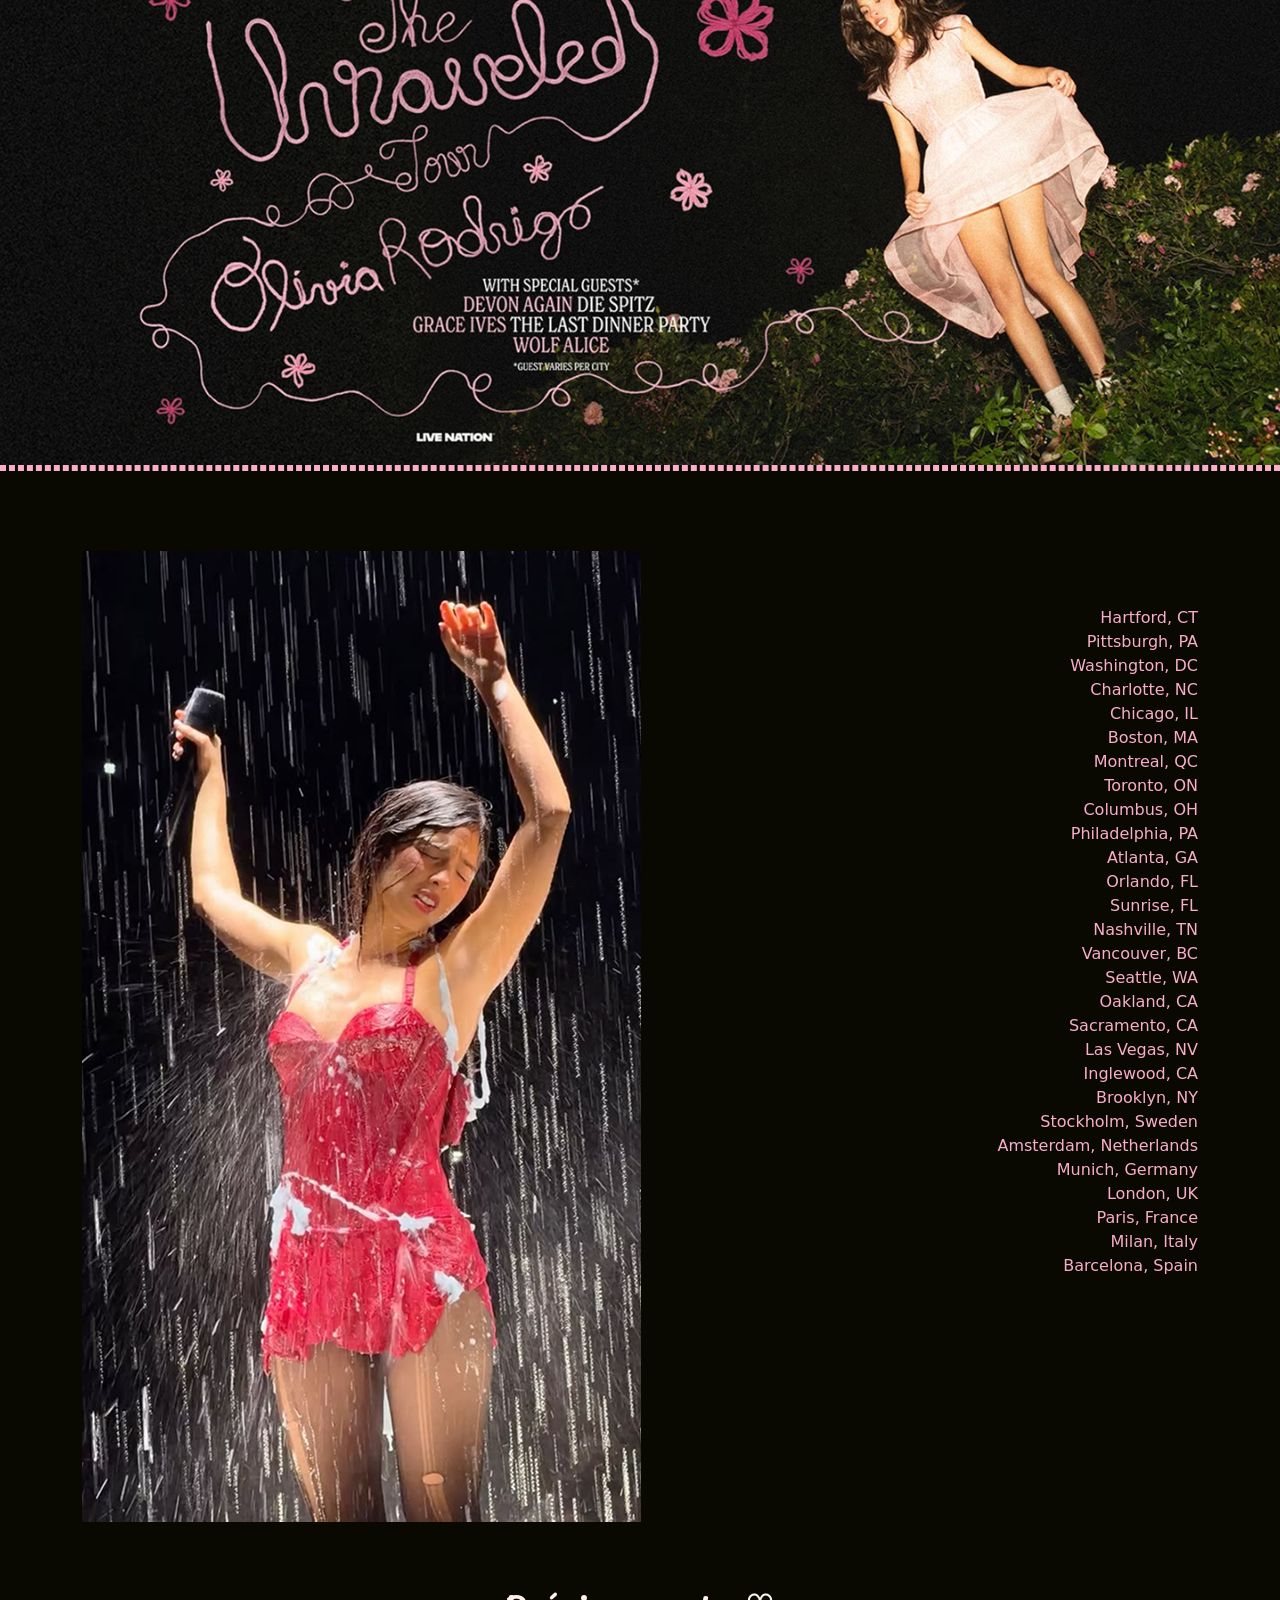
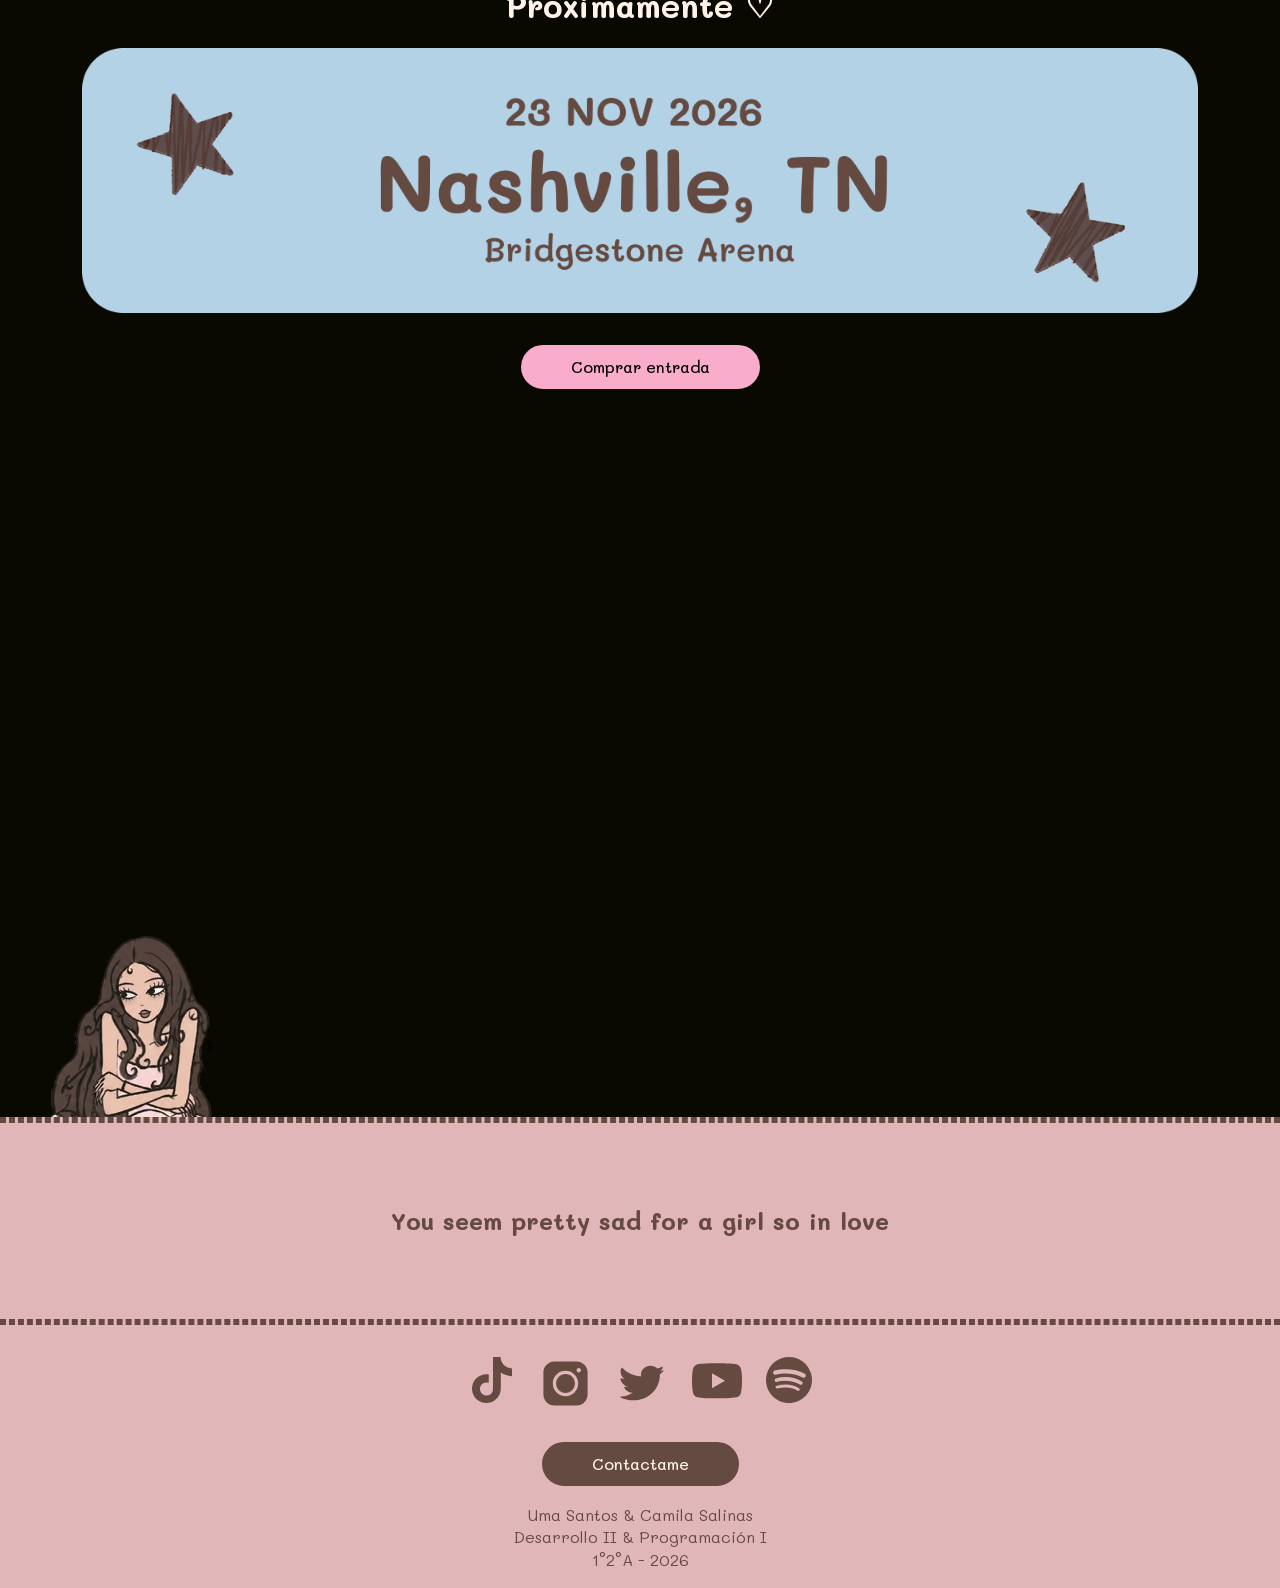
<file: tour.html>
<!DOCTYPE html>
<html lang="es">

<head>
    <meta charset="UTF-8">
    <meta name="viewport" content="width=device-width, initial-scale=1.0">
    <title>Tour | Olivia Rodrigo</title>
    <!-- Bootstrap & CSS -->
    <link href="https://cdn.jsdelivr.net/npm/bootstrap@5.3.3/dist/css/bootstrap.min.css" rel="stylesheet">
    <link rel="stylesheet" href="css/styles.css">
    <link rel="stylesheet" href="css/tour.css">
    <!-- Enlace para el favicon en formato SVG -->
    <link rel="icon" type="image/svg+xml" href="assets/iconos/favicon/favicon-or.svg">
</head>

<body>
    <header>
        <div class="barra-navegacion container justify-content-space-between">
            <nav class="d-flex justify-content-around align-items-center p-3 fixed-top">
                <!-- Menú desplegable -->
                <div class="dropdown">
                    <button class="btn" type="button" data-bs-toggle="dropdown" aria-expanded="false">
                        <!-- Menú ícono -->
                        <svg width="47" height="47" viewBox="0 0 47 47" fill="none" xmlns="http://www.w3.org/2000/svg">
                            <path d="M7.80005 11.7002H39" stroke-width="3.9" stroke-linecap="round"
                                stroke-linejoin="round" stroke="#654A41" />
                            <path d="M7.80005 23.3999H39" stroke-width="3.9" stroke-linecap="round"
                                stroke-linejoin="round" stroke="#654A41" />
                            <path d="M7.80005 35.1001H39" stroke-width="3.9" stroke-linecap="round"
                                stroke-linejoin="round" stroke="#654A41" />
                        </svg>
                    </button>
                    <ul class="dropdown-menu">
                        <li><a class="dropdown-item" href="index.html">Home</a></li>
                        <li><a class="dropdown-item" href="conoce-mas.html">Conocé más</a></li>
                        <li><a class="dropdown-item" href="productos.html">Productos</a></li>
                        <li><a class="dropdown-item" href="tour.html">Tour</a></li>
                        <li><a class="dropdown-item" href="contacto.html">Contacto</a></li>
                    </ul>
                </div>

                <!--Logo-->
                <a href="index.html">
                    <img src="img/Logo-OR-blanco.png" alt="Logo">
                </a>

                <div class="iconos-alineados-derecha d-flex justify-content-end gap-2">
                    <!--Cart ícono-->
                    <a href="productos.html">
                        <svg width="54" height="54" viewBox="0 0 54 54" fill="none" xmlns="http://www.w3.org/2000/svg">
                            <path
                                d="M40.5 43.875C40.5 45.739 38.989 47.25 37.125 47.25C35.261 47.25 33.75 45.739 33.75 43.875C33.75 42.011 35.261 40.5 37.125 40.5C38.989 40.5 40.5 42.011 40.5 43.875Z"
                                stroke-width="3.375" stroke-linecap="round" stroke-linejoin="round" stroke="#654A41" />
                            <path
                                d="M22.5 43.875C22.5 45.739 20.9889 47.25 19.125 47.25C17.261 47.25 15.75 45.739 15.75 43.875C15.75 42.011 17.261 40.5 19.125 40.5C20.9889 40.5 22.5 42.011 22.5 43.875Z"
                                stroke-width="3.375" stroke-linecap="round" stroke-linejoin="round" stroke="#654A41" />
                            <path
                                d="M8.3454 12.15H42.5791C45.6789 12.15 47.9177 15.0088 47.0686 17.8826L43.346 30.4826C42.7747 32.4163 40.9422 33.75 38.8565 33.75H18.2512C16.1656 33.75 14.333 32.4163 13.7617 30.4826L8.3454 12.15ZM8.3454 12.15L6.75 6.75"
                                stroke-width="3.375" stroke-linecap="round" stroke-linejoin="round" stroke="#654A41" />
                        </svg>
                    </a>

                    <!--Search ícono-->
                    <a href="#">
                        <svg width="58" height="58" viewBox="0 0 58 58" fill="none" xmlns="http://www.w3.org/2000/svg">
                            <path
                                d="M37.8257 34.4594L45.3269 41.9606C46.2355 42.8692 46.241 44.3819 45.3114 45.3114C44.3753 46.2475 42.8816 46.248 41.9606 45.327L34.4593 37.8257C32.1246 39.4883 29.2685 40.4661 26.1839 40.4661C18.2961 40.4661 11.9018 34.0718 11.9018 26.184C11.9018 18.2962 18.2961 11.9019 26.1839 11.9019C34.0718 11.9019 40.4661 18.2962 40.4661 26.184C40.4661 29.2685 39.4883 32.1247 37.8257 34.4594ZM26.1839 36.8956C32.0998 36.8956 36.8955 32.0999 36.8955 26.184C36.8955 20.2681 32.0998 15.4724 26.1839 15.4724C20.2681 15.4724 15.4723 20.2681 15.4723 26.184C15.4723 32.0999 20.2681 36.8956 26.1839 36.8956Z"
                                fill="#654A41" />
                        </svg>
                    </a>
                </div>
            </nav>
        </div>
        <div class="hero">
            <div class="container">
                <div class="hero-content d-flex justify-content-between align-items-center pt-5">
                    <div class="contenedor-tour">
                        <h1>The Unraveled Tour</h1>
                        <p><span>Hay canciones que se sienten como un secreto y otras que necesitamos
                                gritar a todo pulmón. En esta gira, quiero compartir cada emoción,
                                cada historia y cada parte de mí con ustedes. Nos vemos bajo las luces.</span></p>
                    </div>
                    <div class="contenedor-boton d-flex flex-column gap-3">
                        <p class="paises-tour">Estados Unidos, Suecia, Paises Bajos, Alemania, Reino Unido, Francia,
                            Italia, España</p>
                        <a class="btn-light-pink d-none d-sm-block"
                            href="https://www.ticketmaster.com/olivia-rodrigo-tickets/artist/2836194"
                            target="_blank">Comprar entrada</a>
                    </div>
                </div>
            </div>
        </div>
    </header>

    <div class="contenido-img-promocional">
        <div class="linea-separadora linea-rosa"></div>
        <div class="imagen-promocional-fondo"></div>
        <div class="linea-separadora linea-rosa"></div>
    </div>

    <section class="container d-flex flex-column align-items-center gap-3">
        <div
            class="contenido-fechas d-flex flex-column flex-md-row justify-content-between align-items-center align-items-md-start w-100 gap-4">
            <img src="img/olivia-lluvia-show.png" alt="Olivia bajo la lluvia en concierto" class="img-fluid">
            <div class="fechas justify-content-end">
                <ul>
                    <ul>Hartford, CT</ul>
                    <ul>Pittsburgh, PA</ul>
                    <ul>Washington, DC</ul>
                    <ul>Charlotte, NC</ul>
                    <ul>Chicago, IL</ul>
                    <ul>Boston, MA</ul>
                    <ul>Montreal, QC</ul>
                    <ul>Toronto, ON</ul>
                    <ul>Columbus, OH</ul>
                    <ul>Philadelphia, PA</ul>
                    <ul>Atlanta, GA</ul>
                    <ul>Orlando, FL</ul>
                    <ul>Sunrise, FL</ul>
                    <ul>Nashville, TN</ul>
                    <ul>Vancouver, BC</ul>
                    <ul>Seattle, WA</ul>
                    <ul>Oakland, CA</ul>
                    <ul>Sacramento, CA</ul>
                    <ul>Las Vegas, NV</ul>
                    <ul>Inglewood, CA</ul>
                    <ul>Brooklyn, NY</ul>
                    <ul>Stockholm, Sweden</ul>
                    <ul>Amsterdam, Netherlands</ul>
                    <ul>Munich, Germany</ul>
                    <ul>London, UK</ul>
                    <ul>Paris, France</ul>
                    <ul>Milan, Italy</ul>
                    <ul>Barcelona, Spain</ul>
                </ul>
            </div>
        </div>
    </section>

    <section class="proximamente container d-flex flex-column align-items-center gap-3">
        <h2>Próximamente ♡</h2>
        <img src="img/nashville-proximo-concierto.png" alt="Nashville próximo concierto"
            class="img-fluid nashville-img">
        <a class="btn-light-pink" href="https://www.ticketmaster.com/olivia-rodrigo-tickets/artist/2836194"
            target="_blank">Comprar entrada</a>
    </section>


    <!--VIDEO EMBEBIDO-->
    <section class="container py-5">
        <div class="row justify-content-center">
            <div class="col-lg-8">
                <div class="ratio ratio-16x9">

                    <iframe width="560" height="315"
                        src="https://www.youtube.com/embed/rylGeEPzVmc?si=B_qiViq6usXUww1k&amp;controls=0"
                        title="Unraveled Tour" frameborder="0"
                        allow="accelerometer; autoplay; clipboard-write; encrypted-media; gyroscope; picture-in-picture; web-share"
                        referrerpolicy="strict-origin-when-cross-origin" allowfullscreen>
                    </iframe>

                </div>
            </div>
        </div>

    </section>

    <div>
        <img src="./img/olivia-tour.png" alt="Ilustración decorativa de Olivia Rodrigo" class="olivia-conocemas img-fluid mini-olivia-tour">
    </div>


    <!--
        <section class="carousel-fotos-shows">
            <div id="carouselTour" class="carousel slide" data-bs-ride="carousel" data-bs-interval="2000">
                <div class="carousel-inner">
                    <article class="carousel-item active">
                        <img class="img-fluid d-block mx-auto" src="img/olivia-carrousel-flores-show.png"
                            alt="Olivia en un concierto con temática de flores.">
                    </article>
                    <article class="carousel-item">
                        <img class="img-fluid d-block mx-auto" src="img/olivia-carrousel-show.png"
                            alt="Olivia en un concierto.">
                    </article>
                    <article class="carousel-item">
                        <iframe class="img-fluid d-block mx-auto" src="img/olivia-carrousel-show.png"
                            alt="Olivia en un concierto.">
                    </article>
                    <article class="carousel-item">
                        <img class="img-fluid d-block mx-auto" src="img/olivia-carrousel-lluvia-show.png"
                            alt="Olivia en un concierto bajo la lluvia, con su vestido deshaciendose para transicionar a otro.">
                    </article>
                </div> 
            -->

    <!-- El deslizador -->
    <!--
                    <div class="carousel-indicators">
                        <button type="button" data-bs-target="#carouselTour" data-bs-slide-to="0" class="active"
                            aria-current="true" aria-label="Slide 1"></button>
                        <button type="button" data-bs-target="#carouselTour" data-bs-slide-to="1"
                            aria-label="Slide 2"></button>
                        <button type="button" data-bs-target="#carouselTour" data-bs-slide-to="2"
                            aria-label="Slide 3"></button>
                    </div>
                    
                </div>
            </section>
            -->

    <footer>
        <div class="linea-separadora"></div>
        <p class="frase-footer">You seem pretty sad for a girl so in love</p>
        <div class="linea-separadora"></div>
        <div class="container d-flex flex-column align-items-center">
            <div class="redes-sociales justify-content-center d-flex gap-4">
                <!-- Redes sociales -->
                <!-- Tiktok -->
                <a href="https://www.tiktok.com/@livbedumb?lang=es" target="_blank">
                    <svg width="46" height="46" viewBox="0 0 46 46" fill="none" xmlns="http://www.w3.org/2000/svg">
                        <g clip-path="url(#clip0_52_486)">
                            <mask id="mask0_52_486" style="mask-type:luminance" maskUnits="userSpaceOnUse" x="0" y="0"
                                width="46" height="46">
                                <path d="M46 0H0V46H46V0Z" fill="white" />
                            </mask>
                            <g mask="url(#mask0_52_486)">
                                <path
                                    d="M24.0158 0.0383333C26.5267 0 29.0183 0.0191667 31.51 0C31.6633 2.9325 32.7175 5.9225 34.8642 7.9925C37.0108 10.12 40.0392 11.0975 42.9908 11.4233V19.1475C40.2308 19.0517 37.4517 18.4767 34.9408 17.2883C33.8483 16.79 32.8325 16.1575 31.8358 15.5058C31.8167 21.1025 31.855 26.6992 31.7975 32.2767C31.6442 34.96 30.7625 37.6242 29.21 39.8283C26.6992 43.5083 22.3483 45.9042 17.8825 45.9808C15.1417 46.1342 12.4008 45.3867 10.0625 44.0067C6.19084 41.7258 3.46917 37.5475 3.06667 33.0625C3.02834 32.1042 3.00917 31.1458 3.04751 30.2067C3.39251 26.565 5.19417 23.0767 7.9925 20.7C11.1742 17.94 15.6208 16.6175 19.78 17.4033C19.8183 20.24 19.7033 23.0767 19.7033 25.9133C17.8058 25.3 15.5825 25.4725 13.915 26.6225C12.7075 27.4083 11.7875 28.6158 11.3083 29.9767C10.9058 30.9542 11.0208 32.0275 11.04 33.0625C11.5 36.2058 14.5283 38.8508 17.7483 38.5633C19.895 38.5442 21.9458 37.2983 23.0575 35.4775C23.4217 34.845 23.8242 34.1933 23.8433 33.4458C24.035 30.015 23.9583 26.6033 23.9775 23.1725C23.9967 15.4483 23.9583 7.74331 24.0158 0.0383333Z"
                                    fill="#654A41" />
                            </g>
                        </g>
                        <defs>
                            <clipPath id="clip0_52_486">
                                <rect width="46" height="46" fill="white" />
                            </clipPath>
                        </defs>
                    </svg>
                </a>

                <!-- Instagram -->
                <a href="https://www.instagram.com/oliviarodrigo/" target="_blank">
                    <svg width="53" height="53" viewBox="0 0 53 53" fill="none" xmlns="http://www.w3.org/2000/svg">
                        <path
                            d="M26.5 17.1143C21.3166 17.1143 17.1146 21.3163 17.1146 26.4997C17.1146 31.6831 21.3166 35.8851 26.5 35.8851C31.6834 35.8851 35.8854 31.6831 35.8854 26.4997C35.8854 21.3163 31.6834 17.1143 26.5 17.1143Z"
                            fill="#654A41" />
                        <path
                            d="M4.41669 15.4587C4.41669 9.36052 9.36022 4.41699 15.4584 4.41699H37.5417C43.6398 4.41699 48.5834 9.36052 48.5834 15.4587V37.542C48.5834 43.6401 43.6398 48.5837 37.5417 48.5837H15.4584C9.36022 48.5837 4.41669 43.6401 4.41669 37.542V15.4587ZM13.8021 26.5003C13.8021 33.5131 19.4871 39.1982 26.5 39.1982C33.5128 39.1982 39.1979 33.5131 39.1979 26.5003C39.1979 19.4875 33.5128 13.8024 26.5 13.8024C19.4871 13.8024 13.8021 19.4875 13.8021 26.5003ZM39.75 15.4587C40.9697 15.4587 41.9584 14.4699 41.9584 13.2503C41.9584 12.0307 40.9697 11.042 39.75 11.042C38.5304 11.042 37.5417 12.0307 37.5417 13.2503C37.5417 14.4699 38.5304 15.4587 39.75 15.4587Z"
                            fill="#654A41" />
                    </svg>
                </a>

                <!-- Twitter -->
                <a href="https://x.com/oliviarodrigo" target="_blank">
                    <svg width="52" height="52" viewBox="0 0 52 52" fill="none" xmlns="http://www.w3.org/2000/svg">
                        <path
                            d="M47.5648 13.9754C47.8545 13.6378 47.4768 13.1966 47.0483 13.3546C46.0919 13.7074 45.2179 13.94 43.9252 14.0837C45.5151 13.1984 46.2546 11.933 46.8561 10.3832C47.001 10.0094 46.5636 9.67016 46.1868 9.84874C44.6565 10.5743 43.0053 11.1127 41.2689 11.4307C39.5527 9.72983 37.1063 8.66699 34.4001 8.66699C29.2036 8.66699 24.9897 12.586 24.9897 17.4185C24.9897 18.1046 25.0737 18.7728 25.2323 19.4127C17.7624 19.0647 11.1016 15.8692 6.47393 10.9693C6.15676 10.6335 5.58122 10.6781 5.38373 11.0877C4.85689 12.1804 4.56317 13.3927 4.56317 14.669C4.56317 17.7047 6.22397 20.3831 8.74861 21.9526C7.61663 21.9185 6.53408 21.698 5.53646 21.3237C5.05074 21.1414 4.49395 21.4617 4.55921 21.9515C5.06021 25.7126 8.10528 28.8155 12.0358 29.5487C11.2465 29.7495 10.4151 29.8561 9.55511 29.8561C9.34659 29.8561 9.13987 29.8496 8.93503 29.8371C8.41379 29.8048 7.99017 30.271 8.21364 30.7172C9.68808 33.6599 12.8718 35.7144 16.5767 35.7783C13.3564 38.1261 9.29901 39.5249 4.88997 39.5249C4.34633 39.5249 4.11311 40.2238 4.59541 40.4609C8.32041 42.2919 12.5624 43.3337 17.0698 43.3337C34.3791 43.3337 43.8431 29.9985 43.8431 18.4334C43.8431 18.0548 43.8336 17.6762 43.8165 17.3012C45.2213 16.3574 46.4843 15.235 47.5648 13.9754Z"
                            fill="#654A41" />
                    </svg>
                </a>

                <!-- Youtube -->
                <a href="https://www.youtube.com/channel/UCy3zgWom-5AGypGX_FVTKpg" target="_blank">
                    <svg width="50" height="50" viewBox="0 0 50 50" fill="none" xmlns="http://www.w3.org/2000/svg">
                        <g clip-path="url(#clip0_52_489)">
                            <path
                                d="M25.1599 6.24609C25.1776 6.24613 25.1968 6.24618 25.2174 6.24623L25.4386 6.24692C28.0067 6.25635 41.0227 6.3507 44.532 7.29416C46.6834 7.87118 48.3774 9.57166 48.9524 11.7302C49.2689 12.9161 49.4896 14.4924 49.6433 16.1135L49.6732 16.4382C49.6974 16.7091 49.7197 16.9807 49.7404 17.2512L49.7644 17.5753C49.9698 20.4318 49.9938 23.105 49.9966 23.6898L49.9969 23.7687C49.9969 23.7752 49.9969 23.7857 49.9969 23.7857V23.83C49.9969 23.83 49.9969 23.8406 49.9969 23.8471L49.9966 23.926C49.9937 24.5329 49.968 27.3888 49.7404 30.3648L49.7148 30.6898L49.6875 31.0152C49.5327 32.8044 49.3006 34.5812 48.9524 35.8856C48.3774 38.0441 46.6834 39.745 44.532 40.3216C40.9057 41.2969 27.1284 41.3652 25.2174 41.37L25.0702 41.3703C25.0581 41.3703 25.0475 41.3703 25.0384 41.3703L24.9784 41.3703C24.9784 41.3703 24.9646 41.3703 24.9554 41.3703L24.7764 41.37C23.8107 41.3676 19.8143 41.3489 15.6291 41.2052L15.094 41.1862C15.0047 41.1829 14.9154 41.1795 14.8261 41.1761L14.2904 41.155L13.7559 41.1323C10.2887 40.9801 6.98288 40.7306 5.46216 40.3216C3.31084 39.745 1.61679 38.0441 1.04181 35.8856C0.693478 34.5812 0.461257 32.8044 0.306442 31.0152L0.279139 30.6898L0.253489 30.3648C0.034073 27.497 0.00222224 24.7408 -0.00240126 24.001L-0.00295375 23.8951C-0.00299252 23.8856 -0.00302483 23.8768 -0.00305176 23.8688V23.747C-0.00302483 23.739 -0.00299252 23.7302 -0.00295375 23.7207L-0.00240126 23.6148C0.00178606 22.9448 0.0283057 20.621 0.196264 18.0582L0.218004 17.7367C0.221753 17.683 0.225565 17.6292 0.229442 17.5753L0.253489 17.2512C0.274189 16.9807 0.296558 16.7091 0.320731 16.4382L0.350613 16.1135C0.504438 14.4924 0.725145 12.9161 1.04181 11.7302C1.61679 9.57166 3.31084 7.87118 5.46216 7.29416C6.98288 6.88533 10.2887 6.63594 13.7559 6.48381L14.2904 6.46116L14.8261 6.44C14.9154 6.4366 15.0047 6.43325 15.094 6.42996L15.6291 6.41094C19.5471 6.27644 23.2997 6.25153 24.5552 6.24692L24.7764 6.24623C24.797 6.24618 24.8162 6.24613 24.8339 6.24609H25.1599ZM19.997 16.2811V31.3347L32.9869 23.8083L19.997 16.2811Z"
                                fill="#654A41" />
                        </g>
                        <defs>
                            <clipPath id="clip0_52_489">
                                <rect width="50" height="50" fill="white" />
                            </clipPath>
                        </defs>
                    </svg>
                </a>

                <!-- Spotify -->
                <a href="https://open.spotify.com/intl-es/artist/1McMsnEElThX1knmY4oliG?si=BlP443k-RyWpfcjzdAmcjw"
                    target="_blank">
                    <svg width="46" height="46" viewBox="0 0 46 46" fill="none" xmlns="http://www.w3.org/2000/svg">
                        <g clip-path="url(#clip0_52_490)">
                            <path
                                d="M22.9999 0C10.2977 0 0 10.2974 0 22.9996C0 35.7023 10.2977 45.9989 22.9999 45.9989C35.7034 45.9989 46 35.7023 46 22.9996C46 10.2982 35.7037 0 22.9999 0ZM33.5475 33.172C33.1355 33.8476 32.2511 34.0619 31.5755 33.6471C26.1753 30.3486 19.3773 29.6016 11.3713 31.4307C10.5998 31.6065 9.83076 31.1231 9.65498 30.3514C9.47838 29.5796 9.95984 28.8106 10.7333 28.6348C19.4945 26.6332 27.0097 27.495 33.0723 31.2C33.7479 31.6148 33.9622 32.4964 33.5475 33.172ZM36.3626 26.9095C35.8435 27.7532 34.7394 28.0196 33.8963 27.5005C27.7139 23.7005 18.2899 22.6 10.9774 24.8197C10.0291 25.1061 9.02741 24.5717 8.73958 23.625C8.45395 22.6766 8.98869 21.6769 9.9354 21.3885C18.2883 18.854 28.6724 20.0817 35.7721 24.4445C36.6153 24.9636 36.8817 26.0674 36.3626 26.9095ZM36.6043 20.3882C29.1915 15.9853 16.9614 15.5805 9.88404 17.7285C8.74755 18.0732 7.54568 17.4316 7.20127 16.2952C6.85687 15.1581 7.4979 13.9571 8.63521 13.6116C16.7596 11.1452 30.2654 11.6217 38.7998 16.6882C39.8243 17.2949 40.1593 18.6151 39.5524 19.636C38.9481 20.6582 37.6232 20.9952 36.6043 20.3882Z"
                                fill="#654A41" />
                        </g>
                        <defs>
                            <clipPath id="clip0_52_490">
                                <rect width="46" height="46" fill="white" />
                            </clipPath>
                        </defs>
                    </svg>
                </a>

            </div>
            <div class="btn-contactame">
                <a class="btn-dark" href="contacto.html">Contactame</a>
            </div>
            <div class="informacion-footer text-center">
                <p>Uma Santos & Camila Salinas</p>
                <p>Desarrollo II & Programación I</p>
                <p>1°2°A - 2026</p>
            </div>
        </div>
    </footer>
    <!-- Bootstrap -->
    <script src="https://cdn.jsdelivr.net/npm/bootstrap@5.3.3/dist/js/bootstrap.bundle.min.js"></script>
</body>

</html>
</file>
<file: css/styles.css>
/*    FUENTES   */
@import url('https://fonts.googleapis.com/css2?family=Mali:ital,wght@0,400;0,500;0,600;0,700;1,400;1,500;1,600;1,700&display=swap');

h1,
h2,
h3 {
  font-family: 'Mali', cursive;
  font-weight: 700;
}


a {
  font-family: 'Mali', cursive;
  text-decoration: none;
  font-weight: 500;
}

.linea-separadora {
  border: 3px dashed #654A41;
  width: 100%;
  margin-bottom: 2rem;
}

.btn-light-pink,
.btn-outline-light-blue,
.btn-outline-light,
.btn-dark {
  padding: 0.5rem 3rem;
  text-align: center;
}

p {
  font-family: 'Mali', cursive;
}

/*    BARRA DE NAVEGACIÓN   */
nav img {
  height: 3rem;
  width: auto;
}

nav {
  position: fixed;
  backdrop-filter: blur(10px);
  -webkit-backdrop-filter: blur(10px);
}

header svg {
  height: 3rem;
  width: auto;
  padding: 0.5rem;
  border-radius: 50%;
  background-color: #654A41;
}

/*CONTADOR DE PRODUCTOS*/
.enlace-carrito {
  position: relative;
  display: inline-block;
}

.contador-carrito {
  position: absolute;
  top: -0.25rem;
  right: -0.25rem;
  width: 1.5rem;
  height: 1.5rem;
  border-radius: 50%;
  background-color: #FFF2E7;
  color: #654A41;
  font-family: 'Mali', cursive;
  font-weight: 700;
  font-size: 1rem;
  display: flex;
  align-items: center;
  justify-content: center;
}

/*  ÍCONOS ESTADOS  */
header svg:hover {
  box-shadow: inset 0 4px 6px #00000082;

}

.hero {
  padding-top: 5rem;
}

/*  BOTONES */
.btn-light-pink {
  background-color: #F9ADCB;
  color: #040000;
  border: 2px solid #F9ADCB;
  border-radius: 5rem;
  display: inline-block;
}

.btn-outline-light-blue {
  background-color: #B3D2E6;
  color: #040000;
  border: 2px solid #F9ADCB;
  border-radius: 5rem;
  display: inline-block;
}

.btn-outline-light {
  background-color: #FFF2E7;
  color: #040000;
  border: 2px solid #F9ADCB;
  border-radius: 5rem;
  display: inline-block;
}

.btn-dark {
  background-color: #654A41;
  color: #FFF2E7;
  border: 2px solid #654A41;
  border-radius: 5rem;
  display: inline-block;
}

.btn-contactame {
  margin-top: 2rem;
  margin-bottom: 1rem;
}

/*  ESTADOS DE BOTÓN  */
.btn-light-pink:hover {
  background-color: #ff8fbc;
  color: #82002b;
  border: 2px solid #ff8fbc;
  border-radius: 5rem;
  display: inline-block;
  box-shadow: inset 0 4px 6px #63002982;
}

.btn-outline-light-blue:hover {
  background-color: #95bcff;
  color: #000a3982;
  border: 2px solid #63002982;
  border-radius: 5rem;
  display: inline-block;
  box-shadow: inset 0 4px 6px #000a3982;
}

.btn-outline-light:hover {
  background-color: #ff8fbc;
  color: #82002b;
  border: 2px solid #ff8fbc;
  border-radius: 5rem;
  display: inline-block;
  box-shadow: inset 0 4px 6px #63002982;
}

.btn-dark:hover {
  background-color: #3d2f2a;
  color: #FFF2E7;
  border: 2px solid #3d2f2a;
  border-radius: 5rem;
  display: inline-block;
  box-shadow: inset 0 4px 6px #00000082;
}


/*  FOOTER   */
footer {
  background-color: #E1B6B8;
}

.frase-footer {
  text-align: center;
  font-size: 1.5rem;
  font-weight: 700;
  color: #654A41;
  margin: 0;
  padding-bottom: 5rem;
  padding-top: 3rem;
}

.informacion-footer p {
  margin: 0.2rem 0;
  line-height: 1.2;
  color: #654A41;

}

.informacion-footer {
  margin-bottom: 1rem;
}

/*  ÍCONOS ESTADOS  */
.redes-sociales svg:hover {
  transform: scale(1.2);
  transition: all 0.3s ease-in-out;
}

/*   CAROUSEL    */
.carousel {
  width: 100%;
}

.carousel-item img {
  width: 100%;
  max-width: 20rem;
  height: auto;
}


/* Contenedor de los deslizadores */
.carousel-indicators {
  position: static;
  /* baja y no flota sobre la foto */
  margin: 1.5rem 0 1.5rem 0;
  gap: 0.5rem;
}

/* Deslizadores */
.carousel .carousel-indicators button {
  width: 0.75rem;
  height: 0.75rem;
  border: none;
  border-radius: 50%;
  background-color: #E1B6B8;
  opacity: 1;
  /* Bootstrap los deja a media transparencia */
  padding: 0;
  margin: 0;
}

.carousel .carousel-indicators button:hover {
  transform: scale(1.3);
  transition: all 0.3s ease-in-out;
}

.carousel .carousel-indicators .active {
  background-color: #FD5572;
}

/*    CONOCÉ + QUIÉN SOY  */
.fotos-conoceme {
  position: relative;
  max-width: 50rem;
}

.titulo-conoceme {
  width: 52%;
  margin-bottom: -5%;
  text-align: center;
  color: #654A41;
}

.foto-olivia {
  width: 52%;
  position: relative;
  z-index: 1;
}

.carta-olivia {
  width: 52%;
  margin-left: -4%;
}

/* Celular (menos de 768px): el título va arriba a la izquierda y la foto y la carta
   quedan una debajo de la otra (la carta se monta un poco sobre la foto). */
@media (max-width: 767.98px) {
  .fotos-conoceme {
    width: 100%;
  }

  .titulo-conoceme {
    width: auto;
    margin-bottom: 1rem;
    text-align: left;
  }

  .foto-olivia {
    width: 70%;
  }

  .carta-olivia {
    width: 88%;
    margin: -14% auto 0 auto;
    /* sube sobre la parte de abajo de la foto y se centra */
  }
}

/*    VENTANAS EMERGENTES (contacto y productos)   */
/* Botón principal (óvalo rosa) */
.btn-marron {
  font-family: 'Mali', cursive;
  font-weight: 700;
  color: #654A41;
  background-color: #FBD3E2;
  border: none;
  border-radius: 5rem;
  padding: 0.25rem 2rem;
  cursor: pointer;
  transition: background-color 0.15s ease, color 0.15s ease;
}

.btn-marron:hover,
.btn-marron:focus-visible {
  background-color: #FF5C8A;
  color: #fff;
}

/* Botón secundario (mismo óvalo, sin relleno) */
.btn-cancelar {
  font-family: 'Mali', cursive;
  font-weight: 700;
  color: #654A41;
  background-color: transparent;
  border: 2px solid #654A41;
  border-radius: 5rem;
  padding: 0.25rem 2rem;
  cursor: pointer;
}

.btn-cancelar:hover,
.btn-cancelar:focus-visible {
  background-color: #654A41;
  color: #FFF2E7;
}

/* Fondo semitransparente que cubre toda la pantalla y centra la ventana */
.overlay {
  position: fixed;
  inset: 0;
  z-index: 2000;
  /* más alto que el menú y todo el resto: queda al frente */
  display: flex;
  align-items: center;
  justify-content: center;
  padding: 1rem;
  background-color: rgba(43, 31, 26, 0.65);
}

/* Cuadro de la ventana */
.ventana-confirm {
  width: 100%;
  max-width: 26rem;
  padding: 2rem 1.5rem;
  text-align: center;
  font-family: 'Mali', cursive;
  color: #654A41;
  background-color: #FFF2E7;
  border-radius: 1.5rem;
  box-shadow: 0 8px 24px rgba(0, 0, 0, 0.3);
}

.ventana-confirm h2 {
  font-size: 1.5rem;
  font-weight: 700;
}

.ventana-confirm .btn-marron,
.ventana-confirm .btn-cancelar {
  margin-top: 0;
  padding: 0.4rem 2rem;
  display: inline-block;
}

.botones-confirm {
  display: flex;
  justify-content: center;
  gap: 1rem;
  flex-wrap: wrap;
}

/*  MINI OLIVIA DECORATIVA ENCIMA DEL FOOTER  */

.olivia-mini {
  --ancho: clamp(11rem, 30vw, 28rem);
  display: block;
  position: relative;
  z-index: 1;
  width: var(--ancho);
  max-width: 100%;
  height: auto;
  margin-bottom: calc(-3rem - var(--ancho) * 0.03);
  pointer-events: none;
}
</file>
<file: css/index.css>
/*    ESTILOS GENERALES   */
.fondo-celeste {
  background-color: #B3D2E6;
}

/*    HERO SECTION   */
.hero {
  background-image: url('../img/hero-section-olivia.png');
  background-size: cover;
  background-repeat: no-repeat;
  background-position: center;
  min-height: 30rem;
  /* celular: 480px aprox. */
}

h1 {
  color: #654A41;
  font-size: 1.75rem;
  /* celular */
  max-width: 12em;
  /* fuerza el corte en dos renglones */
}

@media (min-width: 768px) {

  /* computadora */
  .hero {
    min-height: 40rem;
    /* 640px aprox. */
  }

  .hero-content h1 {
    font-size: 3rem;
  }

  .fotos-conoceme {
    margin: 0 auto 0;
  }
}

/*    CONCEME   */
.conoceme {
  background-color: #E3B6B9;
}

.boton-conoceme {
  position: relative;
  z-index: 1;
  /* queda por encima de la carta */
  width: 52%;
  /* mismo ancho que la carta */
  margin: -1.5rem 0 0 0;
  /* sube sobre la carta y arranca donde ella empieza */
  margin-left: 25%;
  /* celular: compensa el margen negativo de la carta */
  text-align: center;
  /* centra el botón bajo la carta */
}

/*  Lo muevo styles.css para que se comparta con conoce-más
.fotos-conoceme {
  position: relative;          
  max-width: 50rem;          
}

.titulo-conoceme {
  width: 52%;                  
  margin-bottom: -5%;
  text-align: center;
  color: #654A41;
}

.foto-olivia {
  width: 52%;
  position: relative;    
  z-index: 1;           
}

.carta-olivia {
  width: 52%;
  margin-left: -4%;
}
*/


/*    PRODUCTOS   */
.titulo-productos {
  color: #654A41;
  font-weight: bold;
  margin-bottom: 1rem;
}

/*      FONDO CELESTE       */
.fondo-celeste {
  background-color: #B3D2E6;
  /* respaldo mientras carga la imagen */
  background-image: url("../img/fondo-con-nubes.png");
  background-size: cover;
  background-repeat: no-repeat;
  background-position: center;
}




.productos {
  padding: 4%;
  margin-bottom: 2%
}

/*    RESEÑAS   */
.resenias {
  padding-bottom: 8%;
}

.sobre {
  background-image: url('../img/sobre-resenias.png');
  background-size: 100% 100%;
  background-repeat: no-repeat;
  max-width: 40rem;
  margin: 0 auto;
  /* lo centra */
  min-height: 32rem;
  padding: 2% 15% 5% 15%;
  /* mete el texto adentro del papel */
  text-align: center;
}

.resenias .carousel-item {
  min-height: 12rem;
  /* para que no "salte" si un comentario es más largo que otro */
  text-align: left;
}

.resenias h3 {
  color: #ff5c8a;
}

.estrellas {
  color: #6b4a3f;
  font-size: 2rem;
  text-align: center;
  margin-top: -1rem;
}

.titulo-opiniones {
  color: #ff5c8a;
  font-weight: bold;
}

.flechas button {
  background: none;
  border: none;
  color: #ff5c8a;
  font-size: 2rem;
}

.flechas button:hover {
  transform: scale(1.5);
  transition: all 0.3s ease-in-out;
}
</file>
<file: css/conoce-mas.css>
/*      CONOCE MÁS     */
:root {
    --rosa-fondo: #E3B4B8;
    --crema: #FFF2E7;
    --marron: #654A41;
    --texto: #1F1714;
    --rosa-carpeta: #F9AACB;
    --celeste-carpeta: #B3D2E6;
}

body {
    background-color: var(--crema);
}

main {
    font-family: 'Mali', cursive;
    color: var(--marron);
}

.hero {
    background-color: var(--rosa-fondo);
}


/*      ¿QUIÉN SOY?     */
.quien-soy {
    background-color: var(--rosa-fondo);
}

/*.quien-soy {
    background-color: var(--rosa-fondo);
    overflow: hidden;
    padding: 0 0 3rem;
}*/

/*
.quien-soy h1 {
    color: var(--marron);
    font-size: 2.5rem;
    font-weight: 700;
    margin: 0 0 1rem 1.5rem;
}
 
.quien-soy__escena {
    display: flex;
    flex-direction: column;
    align-items: center;
}
 
.foto-olivia {
    width: min(75%, 17rem);
    aspect-ratio: 1;
    border-radius: 50%;
    object-fit: cover;
    flex-shrink: 0;
}
*/

/*
.carta-olivia {
    position: relative;
    width: min(82%, 19rem);
    margin-top: -4rem;
    transform: rotate(4deg);
}
*/

/*      DATOS Y CARPETAS        */
.datos {
    background-color: var(--crema);
    padding: 2.5rem 0 3rem;
}

.contenedor-datos {
    max-width: 62rem;
    margin: 0 auto;
    padding: 0 1.5rem;
}

.datos h2 {
    font-size: 1.5rem;
    font-weight: 700;
    margin: 0;
}

.datos p {
    font-size: 1.5rem;
    margin: 0;
}

.carpetas {
    display: grid;
    grid-template-columns: 1fr;
    gap: 2rem;
    margin-top: 2rem;
    align-items: start;
    /* cada carpeta crece sola al desplegarse */
}

.carpeta {
    --fondo: var(--rosa-carpeta);
}

.carpeta-celeste {
    --fondo: var(--celeste-carpeta);
}

/* Imagen de la carpeta + botón transparente encima con el título */
.carpeta__tapa {
    position: relative;
}

.carpeta__img {
    display: block;
    width: 100%;
    height: auto;
}

/* NUEVO: dos imágenes por carpeta, se ve una sola a la vez.
   Llevan .carpeta y .carpeta__tapa adelante para ganarle en especificidad a .carpeta__img */

/* Carpeta cerrada: se ve la cerrada, se oculta la abierta */
.carpeta .carpeta__tapa .carpeta__img--abierta {
    display: none;
}

/* Carpeta abierta: se oculta la cerrada y se muestra la abierta */
.carpeta .carpeta__tapa:has(.carpeta__titulo[aria-expanded="true"]) .carpeta__img--cerrada {
    display: none;
}

.carpeta .carpeta__tapa:has(.carpeta__titulo[aria-expanded="true"]) .carpeta__img--abierta {
    display: block;
}

.carpeta__titulo {
    position: absolute;
    inset: 0;
    display: flex;
    justify-content: flex-start;
    /* el texto queda a la izquierda, en la solapa */
    align-items: flex-start;
    gap: 0.5rem;
    width: 100%;
    padding: 2.5% 0 0 5%;
    /* arriba y a la izquierda: dentro de la pestaña */
    background: none;
    border: none;
    color: var(--marron);
    font: inherit;
    font-size: 1.1rem;
    font-weight: 700;
    text-align: left;
    cursor: pointer;
}

.carpeta__titulo::after {
    content: "+";
    position: absolute;
    top: 18%;
    right: 8%;
    color: var(--marron);
    font-size: 1.5rem;
    line-height: 1;
}

.carpeta__titulo[aria-expanded="true"]::after {
    content: "−";
}

.carpeta__titulo:focus-visible {
    outline: 3px solid var(--marron);
    outline-offset: -6px;
    border-radius: 1.5rem;
}

/* Panel que se despliega (Bootstrap collapse) */
.carpeta__info {
    display: flow-root;
    /* evita saltos en la animación */
}

.carpeta__texto {
    margin-top: 0.5rem;
    padding: 1rem 1.25rem;
    background-color: var(--fondo);
    border-radius: 1rem;
    font-size: 1rem;
    line-height: 1.4;
}

.carpeta__texto p {
    font-size: inherit;
}

/*      NOTAS (hoja rayada hecha con CSS)       */
.notas {
    display: flex;
    flex-direction: column;
    gap: 3rem;
    overflow: hidden;
    padding: 2rem 0 5rem;
    background-color: var(--crema);
}

.nota {
    --renglon: 1.9rem;
    --margen: 1.25rem;
    --papel: #FEFEFC;
    --linea: #B7D6EC;
    --linea-margen: #F4B3C2;
    width: min(88%, 38rem);
    font-size: 1.5rem;
    line-height: var(--renglon);
    filter: drop-shadow(0 4px 6px rgba(101, 74, 65, 0.25));
}

.nota__texto {
    background-color: var(--papel);
    background-image:
        linear-gradient(to right, transparent var(--margen), var(--linea-margen) var(--margen),
            var(--linea-margen) calc(var(--margen) + 2px), transparent calc(var(--margen) + 2px)),
        linear-gradient(to bottom, transparent calc(100% - 2px), var(--linea) calc(100% - 2px));
    background-size: 100% 100%, 100% var(--renglon);
    background-repeat: no-repeat, repeat-y;
}

.nota__texto p {
    margin: 0 0 var(--renglon);
}

.nota__texto p:last-child {
    margin-bottom: 0;
}

/* Hoja 1: borde roto a la derecha */
.nota-1 {
    margin-left: 6%;
}

.nota-1 .nota__texto {
    --margen: 1.1rem;
    padding: calc(var(--renglon) * 2) 3rem calc(var(--renglon) * 3) 1.75rem;
    clip-path: polygon(0 0, 100% 0, 98.8% 3%, 99.8% 6%, 98.2% 9%, 99.6% 12%, 98.5% 15%, 100% 18%, 98.4% 21%, 99.5% 24%, 98.1% 27%, 99.7% 30%, 98.6% 33%, 99.9% 36%, 98.3% 39%, 99.4% 42%, 98.2% 45%, 99.8% 48%, 98.7% 51%, 99.6% 54%, 98.2% 57%, 99.9% 60%, 98.5% 63%, 99.5% 66%, 98.3% 69%, 99.8% 72%, 98.6% 75%, 99.4% 78%, 98.2% 81%, 99.7% 84%, 98.5% 87%, 99.9% 90%, 98.4% 93%, 99.5% 96%, 98.8% 100%, 0 100%);
}

/* Hoja 2: borde roto a la izquierda */
.nota-2 {
    margin-left: auto;
    margin-right: 6%;
}

.nota-2 .nota__texto {
    --margen: 2.9rem;
    padding: calc(var(--renglon) * 2) 1.75rem calc(var(--renglon) * 2) 3.5rem;
    clip-path: polygon(100% 0, 100% 100%, 1.6% 100%, 0.2% 97%, 1.8% 94%, 0.4% 91%, 1.5% 88%, 0.1% 85%, 1.7% 82%, 0.5% 79%, 1.4% 76%, 0.2% 73%, 1.9% 70%, 0.3% 67%, 1.6% 64%, 0.1% 61%, 1.8% 58%, 0.6% 55%, 1.3% 52%, 0.2% 49%, 1.7% 46%, 0.4% 43%, 1.5% 40%, 0.1% 37%, 1.9% 34%, 0.5% 31%, 1.4% 28%, 0.2% 25%, 1.8% 22%, 0.3% 19%, 1.6% 16%, 0.1% 13%, 1.7% 10%, 0.5% 7%, 1.3% 4%, 0.4% 0);
}

.nota-2 h2 {
    font-size: 1.5rem;
    font-weight: 700;
    line-height: var(--renglon);
    margin: 0 0 var(--renglon);
}

/*      ESCRITORIO      */
@media (min-width: 768px) {
    .quien-soy {
        padding-bottom: 4rem;
    }

    /*.quien-soy__escena {
        flex-direction: row;
        justify-content: space-between;
    }
 
    .foto-olivia {
        width: 50%;
        max-width: 28rem;
        margin-left: -3rem;
    }
 
    .carta-olivia {
        width: 52%;
        max-width: 32rem;
        margin: 1rem -2rem 0 -100%;
    }
 
    .datos h2 {
        font-size: 2rem;
    }
    */

    .datos p {
        font-size: 1.25rem;
    }

    .carpetas {
        grid-template-columns: 1fr 1fr;
        gap: 3rem;
    }

    .carpeta__titulo {
        font-size: 1.25rem;
    }

    .nota {
        --renglon: 2.2rem;
        font-size: 1.25rem;
    }

    .nota-1 {
        width: 58%;
        margin-left: 6%;
    }

    .nota-1 .nota__texto {
        --margen: 1.5rem;
        padding-left: 2.5rem;
        padding-right: 4rem;
    }

    .nota-2 {
        width: 56%;
        margin-right: 6%;
    }

    .nota-2 .nota__texto {
        --margen: 4rem;
        padding-left: 5rem;
        padding-right: 3rem;
    }

    .nota-2 h2 {
        font-size: 1.9rem;
    }
}

.olivia-conocemas {
    --ancho: clamp(6rem, 13vw, 12rem);
    /* mínimo, ideal, máximo */
    display: block;
    position: relative;
    z-index: 1;
    width: var(--ancho);
    max-width: 100%;
    height: auto;
    margin-bottom: calc(-5rem - var(--ancho) * 0.15);
    margin-left: 4vw;
    pointer-events: none;
}
</file>
<file: css/productos.css>
/*      GENERAL     */
body {
    background-color: #FFF2E7;
}

main {
    font-family: 'Mali', cursive;
}

header {
    background-color: #B3D2E6;
}

/* Ancho máximo del contenido, centrado. Se reutiliza en todas las secciones. */
.contenedor-productos {
    max-width: 70rem;
    margin: 0 auto;
}

.titulo-seccion {
    color: #654A41;
}

/*      HERO    */

.hero {
    background-image: url("../img/fondo-con-nubes.png");
    background-size: cover;
    background-repeat: no-repeat;
    background-position: center;
    min-height: 45rem;
}

.contenedor-hero {
    padding-top: 1rem;
}

.texto-hero h1 {
    font-size: 1.25rem;
    /* celular */
}

.subtitulo-hero {
    font-weight: 700;
    margin-bottom: 0.25rem;
}

.texto-hero .botones {
    margin-top: 1.5rem;
}

@media (min-width: 768px) {

    /* computadora */
    .texto-hero h1 {
        font-size: 2.5rem;
    }
}

/* HERO MOBILE: vinilo arriba a todo el ancho, textos y botones abajo */
@media (max-width: 767.98px) {
    .hero {
        min-height: 0;
        padding-bottom: 3rem;
    }

    .contenedor-hero img {
        width: 100%;
    }

    .texto-hero {
        margin-top: 1.5rem;
        text-align: left;
    }

    .texto-hero h1 {
        font-size: 1.75rem;
    }

    .texto-hero p {
        font-size: 1.35rem;
    }

    .texto-hero .botones {
        align-items: stretch;
    }
}

/*      MÚSICA (vinilos y CDs)     */
.musica {
    padding: 2rem 0;
}

.estrella {
    color: #654A41;
    font-size: 3rem;
    line-height: 1;
    margin: 0;
    text-align: center;
}

.musica h3 {
    color: #654A41;
    font-size: 1.25rem;
    margin-top: 2rem;
}

.tarjeta-disco {
    max-width: 20rem;
    margin: 0 auto;
}

.tarjeta-disco .imagen-disco {
    width: 100%;
    max-width: 20rem;
    height: auto;
}

.nombre-producto,
.precio-producto {
    font-weight: 700;
    margin: 0.5rem 0;
}

.precio-producto {
    white-space: nowrap;
    /* el precio nunca se parte en dos renglones */
}

.tarjeta-disco .btn-light-pink {
    padding: 0.25rem 2rem;
}

/* Botones + y - con el número en un círculo */
.control-cantidad {
    margin: 0.5rem 0;
}

.boton-cantidad {
    background: none;
    border: none;
    color: #654A41;
    font-size: 1.25rem;
    padding: 0 0.25rem;
}

/*input para que el usuairo ingrese la cantidad que prefiera*/
.numero-cantidad {
    width: 2.5rem;
    height: 2.5rem;
    padding: 0;
    border: none;
    border-radius: 50%;
    background-color: #CFC6E3;
    color: #654A41;
    font-weight: 700;
    text-align: center;
}

/*      MERCH       */
.merch {
    padding: 2rem 0;
}

.merch .titulo-seccion {
    margin-bottom: 1.5rem;
}

.tarjeta-merch {
    padding: 0.75rem;
}

.imagen-merch {
    display: block;
    margin: 0 auto;
}

.precio-merch {
    color: #040000;
    font-weight: 700;
    margin: 0.5rem 0 0.25rem 0;
}

.tarjeta-merch .btn-light-pink {
    padding: 0 1rem;
    font-size: 1rem;
}

.offcanvas {
    background-color: #FFF2E7;
    font-family: 'Mali', cursive;
}

.overlay {
    z-index: 2000;
}

/*      TU CARRITO      */
.carrito {
    background-color: #FFF2E7;
    padding: 1rem 0;
}

/* Las filas del carrito empiezan escondidas (style="display: none" en el HTML).
   El JS las muestra con style.display = "flex" */
.item-carrito {
    display: flex;
    align-items: center;
    gap: 1rem;
    background-color: #B3D2E6;
    border-radius: 1rem;
    padding: 1rem;
    margin-bottom: 1rem;
}

.datos-item {
    flex-grow: 1;
}

.campo-lectura {
    border: none;
    background-color: transparent;
    padding: 0;
    pointer-events: none;
}

.imagen-carrito {
    width: 30%;
    max-width: 8rem;
    height: auto;
    border-radius: 0.5rem;
}

.nombre-item {
    font-weight: 700;
    margin-bottom: 0.5rem;
}

.chip-cantidad {
    width: 4.5rem;
    background-color: #FBD3E2;
    color: #FF5C8A;
    border-radius: 5rem;
    font-size: 1rem;
    text-align: center;
}

.item-carrito .btn-dark {
    padding: 0.25rem 1.5rem;
    margin-top: 0.5rem;
}

.precio-item {
    width: 50%;
    font-weight: 700;
    text-align: right;
}

/*      RESUMEN DE COMPRA       */
.resumen {
    background-color: #FFF2E7;
    padding-bottom: 2rem;
}

.resumen h2 {
    font-size: 1.5rem;
}

.tarjeta-resumen {
    background-color: #B3D2E6;
    border-radius: 1rem;
    padding: 1.5rem;
}

.fila-total {
    margin-bottom: 1rem;
}

.texto-total {
    color: #654A41;
    font-size: 1.25rem;
    font-weight: 700;
    margin: 0;
}

.campo-total {
    width: 50%;
    text-align: right;
}

.botones-resumen .btn-light-pink,
.botones-resumen .btn-dark {
    padding: 0.25rem 2rem;
}
</file>
<file: css/tour.css>
/*  GENERAL  */
body {
    background-color: #090901;
    color: #FFF2E7;
}

/*  HERO SECTION    */

p {
    color: #FA9EC3
}

p span {
    color: #FFF2E7;
}

.barra-navegacion svg {
    background-color: #E1B6B8;
}

.hero {
    background-image: url('../img/hero-section-olivia-tour-8k-rosa.png');
    background-size: cover;
    background-repeat: no-repeat;
    background-position: center;
    min-height: 90rem;
    /* celular: 480px aprox. */
}

.contenedor-tour {
    max-width: 45%;
}

.contenedor-boton {
    max-width: 35%;
    margin-top: 20rem;
}

.contenedor-boton p {
    text-align: right;
}


/*  PÓSTER PROMOCIONAL TOUR */
.imagen-promocional-fondo {
    background-image: url('../img/the-unraveled-tour.png');
    background-size: cover;
    background-repeat: no-repeat;
    background-position: center;
    aspect-ratio: 1438 / 605;
    min-height: 0;
}

.linea-rosa {
    border: 3px dashed #F9ADCB;
    margin-bottom: 0;
}

.contenido-img-promocional {
    margin: 5rem auto 5rem auto;
}

/*   FECHAS   */
.contenido-fechas {
    margin: auto;
}

.fechas{
    color: #F9ADCB;
    text-align: center; 
    margin: 0;
    line-height: 1.5rem;
    font-size: 1rem;
}

@media (min-width: 768px) {

    /* computadora */
    .fechas {
        text-align: right;
        margin-top: 5%;
    }

    .nashville-img {
        margin-bottom: 1rem;
    }

    .contenedor-tour {
        max-width: 25%;
    }

    .contenedor-boton {
        margin-top: 45%;
        max-width: 25%;
    }
}


/*  PROXIMAMENTE    */
.proximamente {
    margin-top: 4rem;
    margin-bottom: 2rem;
}

/*  FOOTER     */
.mini-olivia-tour{
    --ancho: clamp(6rem, 13vw, 12rem);
    width: var(--ancho);
    max-width: 60%;
    height: auto;
    margin-left: 4vw;
}

/*   CAROUSEL   */
/*
.fondo-oscuro{
    background-color: #760340;
    padding: 10rem 0;
    margin: 3rem 0;
}
.carousel-fotos-shows .carousel-item img {
    max-width: 100%;
}
*/
</file>
